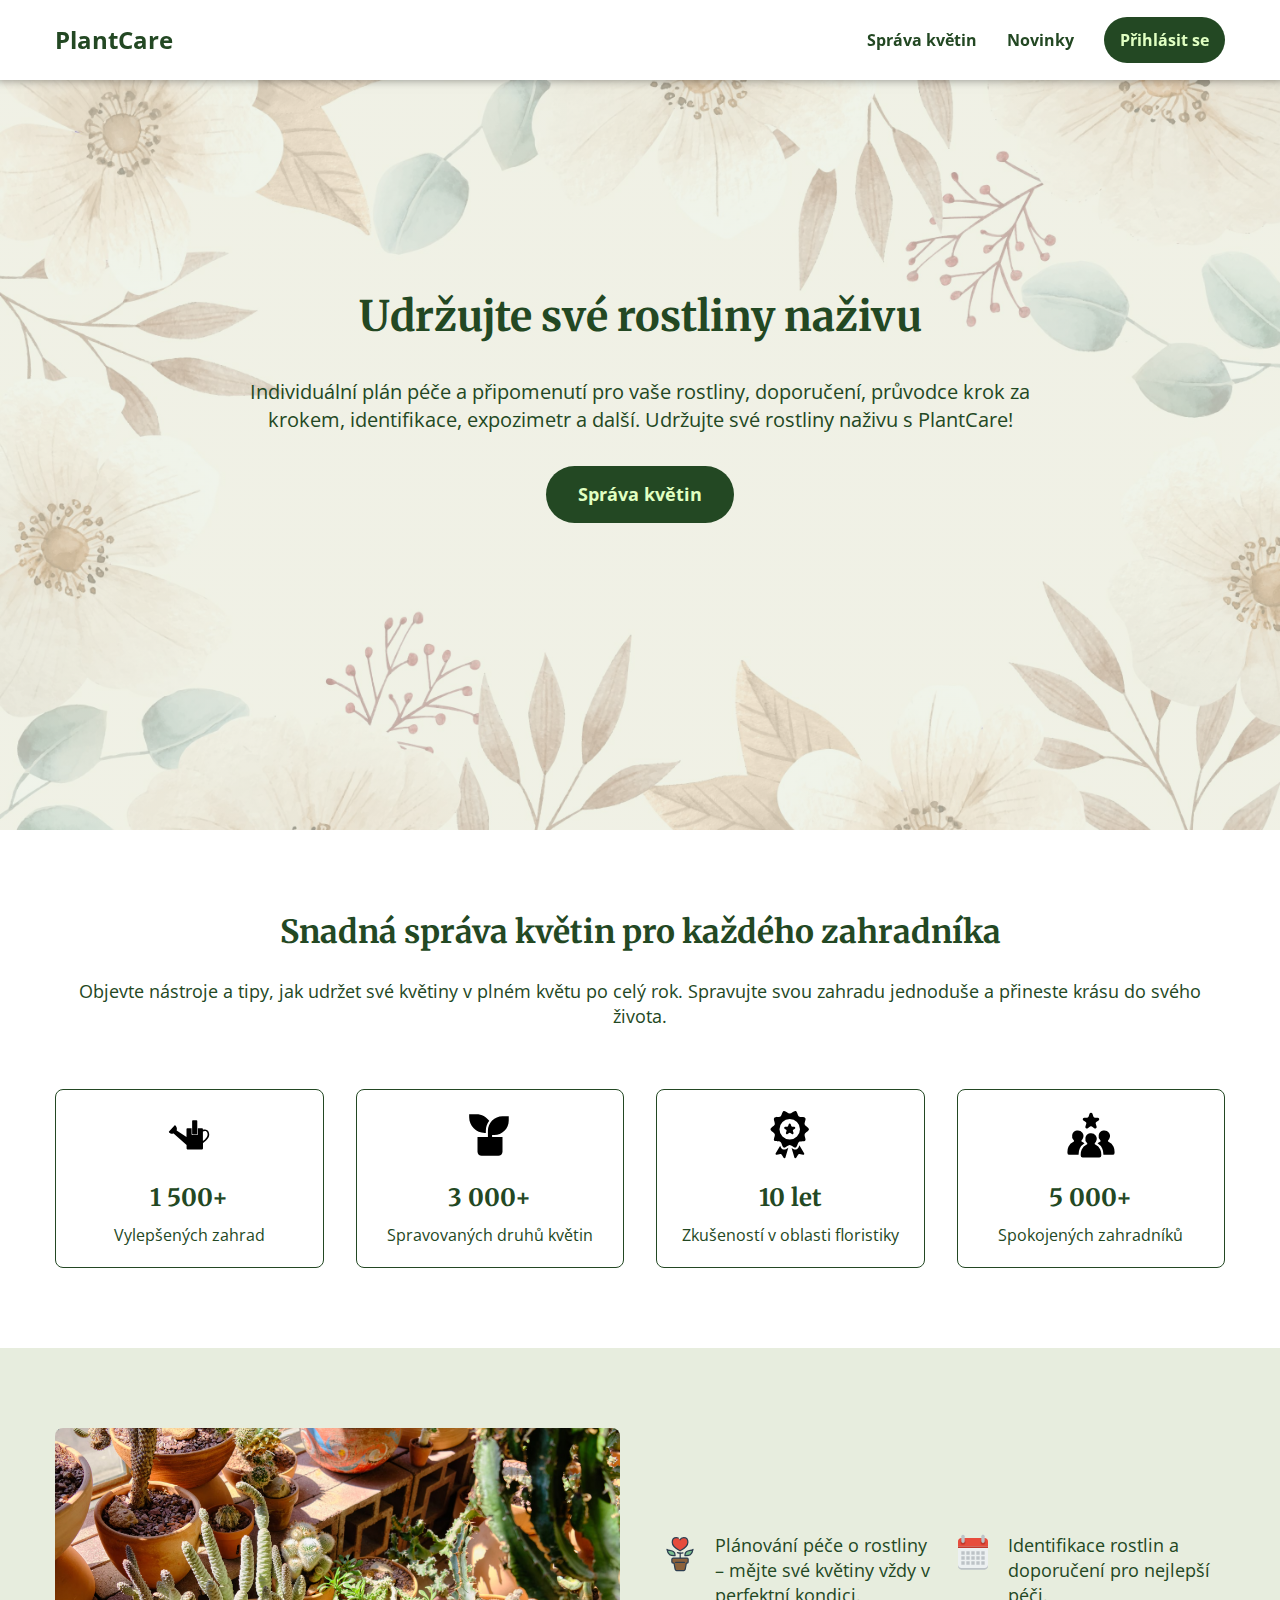
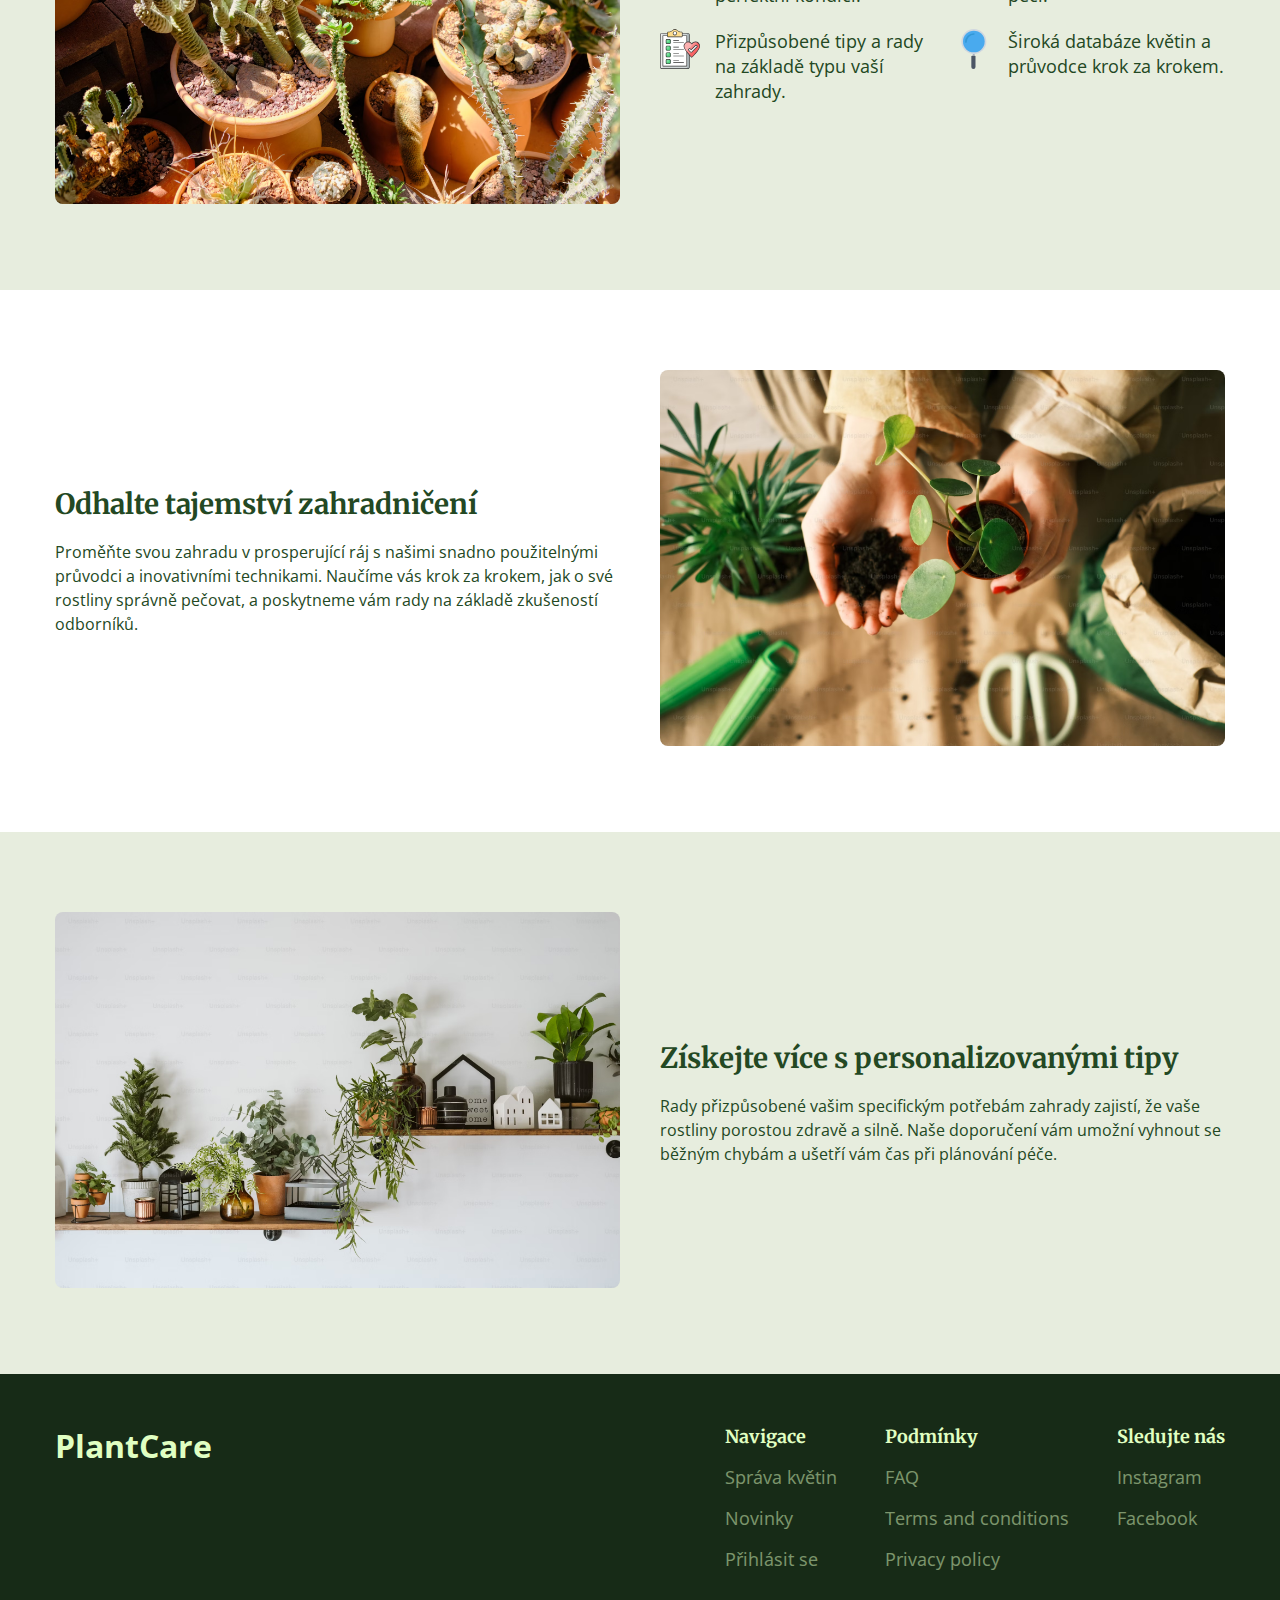
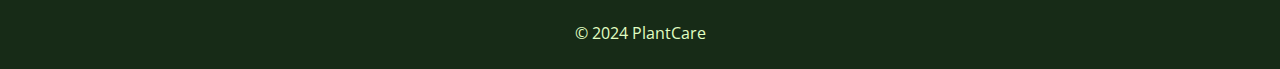
<file: index.html>
<!DOCTYPE html>
<html lang="cs">
  <head>
    <meta charset="UTF-8" />
    <meta name="viewport" content="width=device-width, initial-scale=1.0" />
    <title>PlantCare</title>
    <link rel="icon" type="image/png" href="images/favicon.png" />
    <link rel="preconnect" href="https://fonts.googleapis.com" />
    <link rel="preconnect" href="https://fonts.gstatic.com" crossorigin />
    <link
      href="https://fonts.googleapis.com/css2?family=Merriweather:ital,wght@0,300;0,400;0,700;0,900;1,300;1,400;1,700;1,900&family=Open+Sans:ital,wght@0,300..800;1,300..800&display=swap"
      rel="stylesheet"
    />
    <link rel="stylesheet" href="styles/main.css" />
    <script src="scripts/script.js" defer></script>
  </head>
  <body>
    <header class="header">
      <div class="container">
        <div class="header__inner">
          <div class="logo">
            <a href="index.html">PlantCare</a>
          </div>

          <nav class="nav">
            <div class="nav__header">
              <div class="logo">
                <a href="index.html">PlantCare</a>
              </div>

              <button
                class="mobile__menu__trigger"
                type="button"
                aria-label="Zavřít mobilní menu"
              >
                <svg
                  width="20px"
                  height="20px"
                  viewBox="0 0 48 48"
                  fill="none"
                  xmlns="http://www.w3.org/2000/svg"
                >
                  <path
                    d="m47.334 5.367-4.7-4.7L24 19.3 5.367.667l-4.7 4.7L19.3 24 .667 42.633l4.7 4.7L24 28.7l18.634 18.633 4.7-4.7L28.7 24 47.334 5.367Z"
                    fill="#224722"
                  ></path>
                </svg>
              </button>
            </div>

            <ul class="nav__menu">
              <li class="nav__menu__item">
                <a href="admin.html" class="nav__menu__link">Správa květin</a>
              </li>
              <li class="nav__menu__item">
                <a href="news.html" class="nav__menu__link">Novinky</a>
              </li>
              <li class="nav__menu__item">
                <a
                  href="login.html"
                  class="nav__menu__link nav__menu__link--login"
                >
                  Přihlásit se
                </a>
              </li>
            </ul>
          </nav>

          <button
            class="mobile__menu__burger mobile__menu__trigger"
            type="button"
            aria-label="Otevřít mobilní menu"
          >
            <svg
              width="22"
              height="13"
              viewBox="0 0 22 13"
              fill="none"
              xmlns="http://www.w3.org/2000/svg"
            >
              <path
                d="M1.54395 1.76001H20.4585"
                stroke="#224722"
                stroke-width="2"
                stroke-linecap="round"
              ></path>
              <path
                d="M1.54395 6.85254H20.4585"
                stroke="#224722"
                stroke-width="2"
                stroke-linecap="round"
              ></path>
              <path
                d="M1.54395 11.9448H20.4585"
                stroke="#224722"
                stroke-width="2"
                stroke-linecap="round"
              ></path>
            </svg>
          </button>
        </div>
      </div>
    </header>

    <main class="main">
      <section class="intro">
        <div class="container">
          <div class="intro__inner">
            <div class="intro__text__wrapper">
              <h1 class="intro__title">Udržujte své rostliny naživu</h1>
              <p class="intro__description">
                Individuální plán péče a připomenutí pro vaše rostliny,
                doporučení, průvodce krok za krokem, identifikace, expozimetr a
                další. Udržujte své rostliny naživu s PlantCare!
              </p>
              <a href="admin.html" class="intro__button"> Správa květin </a>
            </div>
          </div>
        </div>
      </section>

      <section class="stats section">
        <div class="container">
          <div class="stats__inner">
            <div class="stats__header">
              <h2 class="stats__title">
                Snadná správa květin pro každého zahradníka
              </h2>
              <p class="stats__description">
                Objevte nástroje a tipy, jak udržet své květiny v plném květu po
                celý rok. Spravujte svou zahradu jednoduše a přineste krásu do
                svého života.
              </p>
            </div>
            <div class="stats__list">
              <div class="stats__item">
                <div class="stats__icon">
                  <img
                    src="./images/icons/garden-icon.svg"
                    alt="Ikona zahrady"
                  />
                </div>
                <h3 class="stats__number">1 500+</h3>
                <p class="stats__text">Vylepšených zahrad</p>
              </div>
              <div class="stats__item">
                <div class="stats__icon">
                  <img
                    src="./images/icons/flower-icon.svg"
                    alt="Ikona květin"
                  />
                </div>
                <h3 class="stats__number">3 000+</h3>
                <p class="stats__text">Spravovaných druhů květin</p>
              </div>
              <div class="stats__item">
                <div class="stats__icon">
                  <img
                    src="./images/icons/badge-icon.svg"
                    alt="Ikona zkušeností"
                  />
                </div>
                <h3 class="stats__number">10 let</h3>
                <p class="stats__text">Zkušeností v oblasti floristiky</p>
              </div>
              <div class="stats__item">
                <div class="stats__icon">
                  <img
                    src="./images/icons/community-icon.svg"
                    alt="Ikona globálního dosahu"
                  />
                </div>
                <h3 class="stats__number">5 000+</h3>
                <p class="stats__text">Spokojených zahradníků</p>
              </div>
            </div>
          </div>
        </div>
      </section>

      <section class="features section">
        <div class="container">
          <div class="features__inner">
            <div class="features__image">
              <img
                src="./images/feature-img.avif"
                alt="Kaktusy a sukulenty v květináčích"
              />
            </div>
            <div class="features__content">
              <div class="features__item">
                <div class="features__icon">
                  <img
                    src="./images/icons/flower-color-icon.svg"
                    alt="Ikona péče o rostliny"
                  />
                </div>
                <p class="features__text">
                  Plánování péče o rostliny – mějte své květiny vždy v perfektní
                  kondici.
                </p>
              </div>
              <div class="features__item">
                <div class="features__icon">
                  <img
                    src="./images/icons/calendar-color-icon.svg"
                    alt="Ikona identifikace rostlin"
                  />
                </div>
                <p class="features__text">
                  Identifikace rostlin a doporučení pro nejlepší péči.
                </p>
              </div>
              <div class="features__item">
                <div class="features__icon">
                  <img
                    src="./images/icons/checklist-color-icon.svg"
                    alt="Ikona vlastních tipů"
                  />
                </div>
                <p class="features__text">
                  Přizpůsobené tipy a rady na základě typu vaší zahrady.
                </p>
              </div>
              <div class="features__item">
                <div class="features__icon">
                  <img
                    src="./images/icons/search-color-icon.svg"
                    alt="Ikona databáze"
                  />
                </div>
                <p class="features__text">
                  Široká databáze květin a průvodce krok za krokem.
                </p>
              </div>
            </div>
          </div>
        </div>
      </section>

      <section class="content-section content-section--white section">
        <div class="container">
          <div class="content-section__inner">
            <div class="content-section__content">
              <h2 class="content-section__title">
                Odhalte tajemství zahradničení
              </h2>
              <p class="content-section__text">
                Proměňte svou zahradu v prosperující ráj s našimi snadno
                použitelnými průvodci a inovativními technikami. Naučíme vás
                krok za krokem, jak o své rostliny správně pečovat, a poskytneme
                vám rady na základě zkušeností odborníků.
              </p>
            </div>
            <div class="content-section__image">
              <img
                src="./images/content-1.avif"
                alt="Ruce s rostlinou a hlínou"
              />
            </div>
          </div>
        </div>
      </section>

      <section class="content-section content-section--secondary section">
        <div class="container">
          <div class="content-section__inner">
            <div class="content-section__content">
              <h2 class="content-section__title">
                Získejte více s personalizovanými tipy
              </h2>
              <p class="content-section__text">
                Rady přizpůsobené vašim specifickým potřebám zahrady zajistí, že
                vaše rostliny porostou zdravě a silně. Naše doporučení vám
                umožní vyhnout se běžným chybám a ušetří vám čas při plánování
                péče.
              </p>
            </div>
            <div class="content-section__image">
              <img
                src="./images/content-2.avif"
                alt="Polička s pokojovými rostlinami"
              />
            </div>
          </div>
        </div>
      </section>
    </main>

    <footer class="footer">
      <div class="container">
        <div class="footer__inner">
          <div class="footer__logo">
            <a href="index.html">PlantCare</a>
          </div>

          <div class="footer__columns">
            <div class="footer__column">
              <h3 class="footer__column__header">Navigace</h3>

              <ul class="footer__menu">
                <li class="footer__menu-item">
                  <a href="admin.html" class="footer__menu-link">
                    Správa květin
                  </a>
                </li>
                <li class="footer__menu-item">
                  <a href="news.html" class="footer__menu-link"> Novinky </a>
                </li>
                <li class="footer__menu-item">
                  <a href="login.html" class="footer__menu-link">
                    Přihlásit se
                  </a>
                </li>
              </ul>
            </div>

            <div class="footer__column">
              <h3 class="footer__column__header">Podmínky</h3>

              <ul class="footer__menu">
                <li class="footer__menu-item">
                  <a href="#" target="__blank" class="footer__menu-link">
                    FAQ
                  </a>
                </li>
                <li class="footer__menu-item">
                  <a href="#" class="footer__menu-link">
                    Terms and conditions
                  </a>
                </li>
                <li class="footer__menu-item">
                  <a href="#" class="footer__menu-link">Privacy policy</a>
                </li>
              </ul>
            </div>

            <div class="footer__column">
              <h3 class="footer__column__header">Sledujte nás</h3>

              <ul class="footer__menu">
                <li class="footer__menu-item">
                  <a href="#" class="footer__menu-link"> Instagram </a>
                </li>
                <li class="footer__menu-item">
                  <a href="#" class="footer__menu-link"> Facebook </a>
                </li>
              </ul>
            </div>
          </div>
        </div>

        <p class="footer__copyright">© 2024 PlantCare</p>
      </div>
    </footer>
  </body>
</html>
</file>
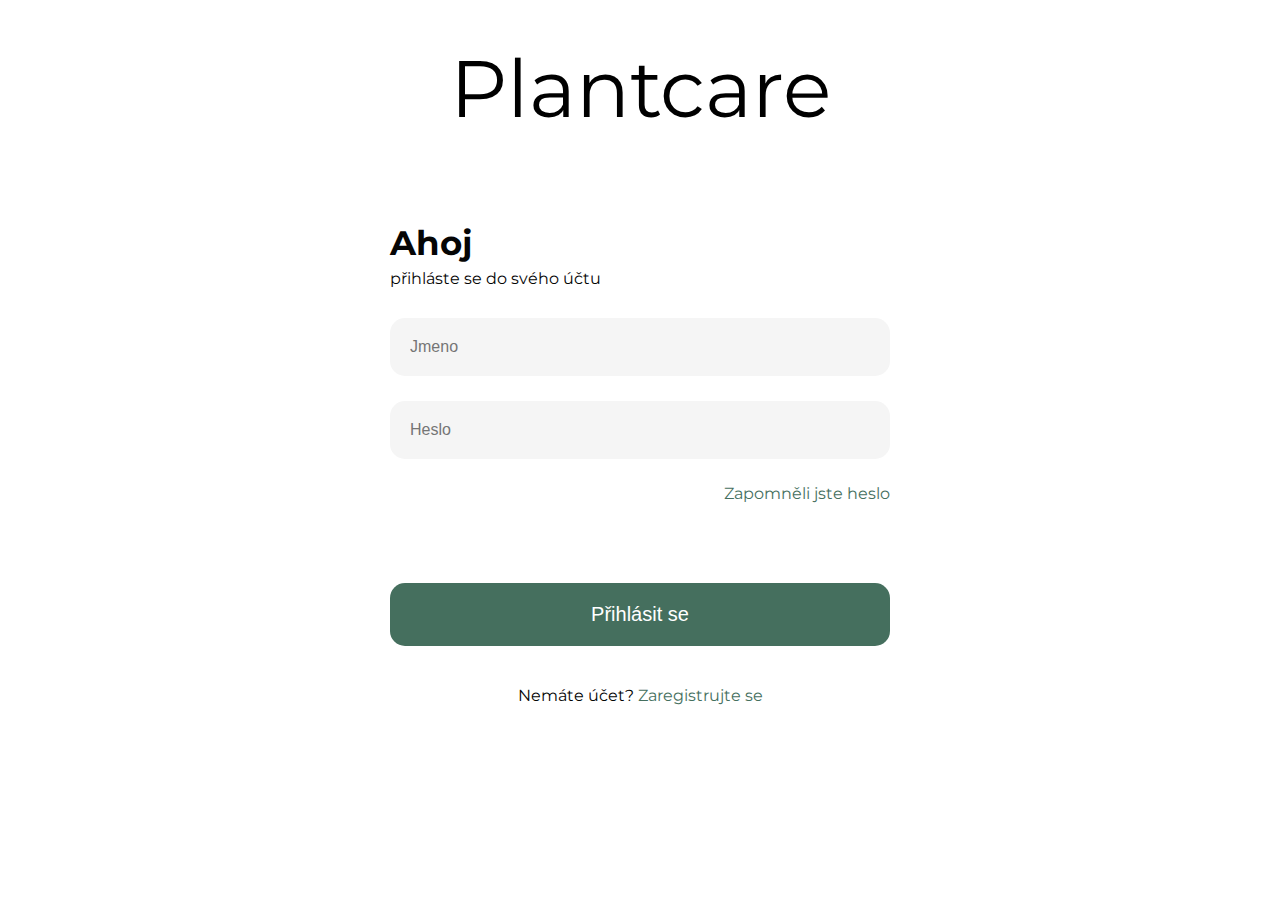
<file: landing-page/login/index.html>
<!DOCTYPE html>
<html lang="en">
    <head>
        <meta charset="UTF-8" />
        <meta name="viewport" content="width=device-width, initial-scale=1.0" />
        <title>Document</title>
        <link rel="preconnect" href="https://fonts.googleapis.com" />
        <link rel="preconnect" href="https://fonts.gstatic.com" crossorigin />
        <link
            href="https://fonts.googleapis.com/css2?family=Montserrat:ital,wght@0,100..900;1,100..900&family=Poppins:ital,wght@0,300;1,700&display=swap"
            rel="stylesheet"
        />
        <link rel="preconnect" href="https://fonts.googleapis.com" />
        <link rel="preconnect" href="https://fonts.gstatic.com" crossorigin />
        <link
            href="https://fonts.googleapis.com/css2?family=Inter:ital,opsz,wght@0,14..32,100..900;1,14..32,100..900&family=Montserrat:ital,wght@0,100..900;1,100..900&family=Poppins:ital,wght@0,300;1,700&display=swap"
            rel="stylesheet"
        />
        <link rel="stylesheet" href="./style.css" />
    </head>
    <body>
        <!--<div class="login-image">
    <img src="./images/login.png" alt="Title image">
  </div>-->
        <div class="logo">Plantcare</div>
        <main class="login">
            <div class="login-message">
                <span class="greeting">Ahoj</span>
                <span>přihláste se do svého účtu</span>
            </div>
            <form class="login-form" action="">
                <input type="text" placeholder="Jmeno" />
                <input type="password" placeholder="Heslo" />
                <a class="link forget" href="#" class="login-forget"
                    >Zapomněli jste heslo</a
                >
                <button class="login-submit" type="submit">Přihlásit se</button>
            </form>
            <div class="sign-in-block">
                <span>Nemáte účet?</span>
                <a class="link signup" href="#" class="register"
                    >Zaregistrujte se</a
                >
            </div>
        </main>
    </body>
</html>
</file>
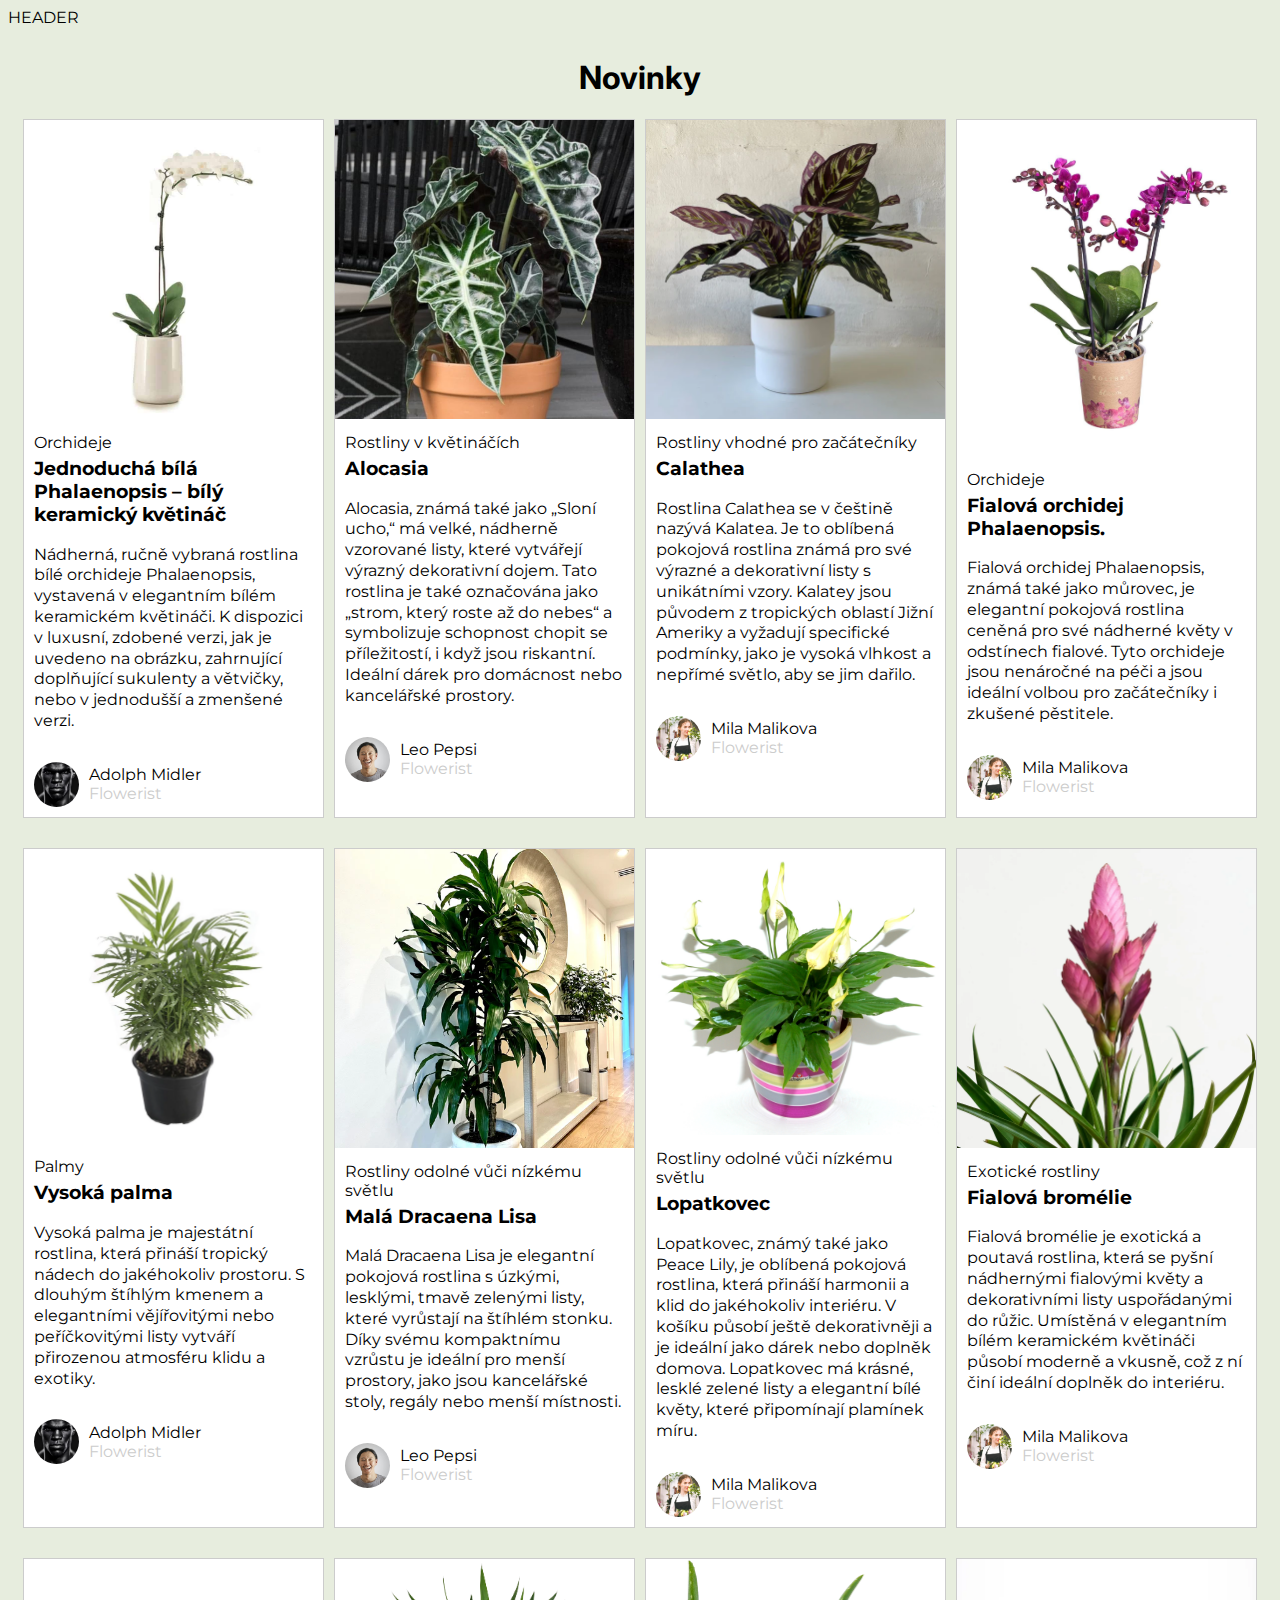
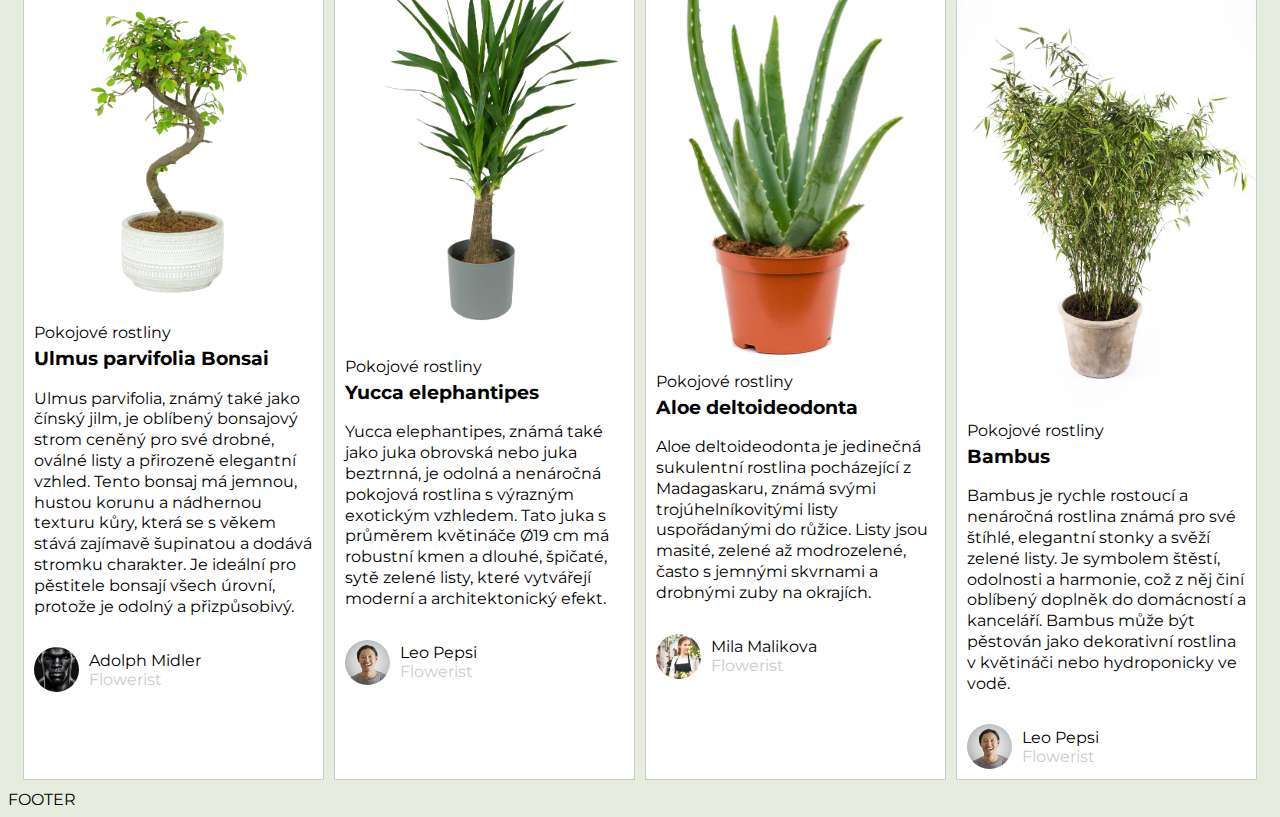
<file: landing-page/news/index.html>
<!DOCTYPE html>
<html lang="en">
    <head>
        <meta charset="UTF-8" />
        <meta name="viewport" content="width=device-width, initial-scale=1.0" />
        <title>Document</title>
        <link rel="preconnect" href="https://fonts.googleapis.com" />
        <link rel="preconnect" href="https://fonts.gstatic.com" crossorigin />
        <link
            href="https://fonts.googleapis.com/css2?family=Montserrat:ital,wght@0,100..900;1,100..900&family=Poppins:ital,wght@0,300;1,700&display=swap"
            rel="stylesheet"
        />
        <link rel="preconnect" href="https://fonts.googleapis.com" />
        <link rel="preconnect" href="https://fonts.gstatic.com" crossorigin />
        <link
            href="https://fonts.googleapis.com/css2?family=Inter:ital,opsz,wght@0,14..32,100..900;1,14..32,100..900&family=Montserrat:ital,wght@0,100..900;1,100..900&family=Poppins:ital,wght@0,300;1,700&display=swap"
            rel="stylesheet"
        />
        <link rel="stylesheet" href="./style.css" />
    </head>
    <body>
        <header>HEADER</header>
        <main class="news-page">
            <div class="container">
                <h1>Novinky</h1>
                <div class="proucts-list">
                    <div class="product">
                        <a class="link" href="#">
                            <div class="product-image">
                                <img
                                    src="./images/orchid1.png"
                                    alt="Plant orchid"
                                />
                            </div>
                        </a>
                        <div class="product-bottom">
                            <a href="" class="product-category">Orchideje</a>
                            <a class="link" href="#">
                                <h3 class="product-title">
                                    Jednoduchá bílá Phalaenopsis – bílý
                                    keramický květináč
                                </h3>
                            </a>
                            <div class="product-description">
                                Nádherná, ručně vybraná rostlina bílé orchideje
                                Phalaenopsis, vystavená v elegantním bílém
                                keramickém květináči. K dispozici v luxusní,
                                zdobené verzi, jak je uvedeno na obrázku,
                                zahrnující doplňující sukulenty a větvičky, nebo
                                v jednodušší a zmenšené verzi.
                            </div>
                            <div class="product-flowerist">
                                <div class="flowerist-image">
                                    <img
                                        src="./images/adolph.png"
                                        alt="Flowerist"
                                    />
                                </div>
                                <div class="flowerist-info">
                                    <div class="flowerist-name">
                                        Adolph Midler
                                    </div>
                                    <div class="flowerist-occupation">
                                        Flowerist
                                    </div>
                                </div>
                            </div>
                        </div>
                    </div>
                    <div class="product">
                        <a class="link" href="#">
                            <div class="product-image">
                                <img
                                    src="./images/alocasia.png"
                                    alt="Plant alocasia"
                                />
                            </div>
                        </a>
                        <div class="product-bottom">
                            <a href="" class="product-category">
                                Rostliny v květináčích
                            </a>
                            <a class="link" href="#">
                                <h3 class="product-title">Alocasia</h3>
                            </a>
                            <div class="product-description">
                                Alocasia, známá také jako „Sloní ucho,“ má
                                velké, nádherně vzorované listy, které vytvářejí
                                výrazný dekorativní dojem. Tato rostlina je také
                                označována jako „strom, který roste až do nebes“
                                a symbolizuje schopnost chopit se příležitostí,
                                i když jsou riskantní. Ideální dárek pro
                                domácnost nebo kancelářské prostory.
                            </div>
                            <div class="product-flowerist">
                                <div class="flowerist-image">
                                    <img
                                        src="./images/leo.png"
                                        alt="Flowerist"
                                    />
                                </div>
                                <div class="flowerist-info">
                                    <div class="flowerist-name">Leo Pepsi</div>
                                    <div class="flowerist-occupation">
                                        Flowerist
                                    </div>
                                </div>
                            </div>
                        </div>
                    </div>
                    <div class="product">
                        <a class="link" href="#">
                            <div class="product-image">
                                <img src="./images/calathea.png" alt="Plant" />
                            </div>
                        </a>
                        <div class="product-bottom">
                            <a href="" class="product-category">
                                Rostliny vhodné pro začátečníky
                            </a>
                            <a class="link" href="#">
                                <h3 class="product-title">Calathea</h3>
                            </a>
                            <div class="product-description">
                                Rostlina Calathea se v češtině nazývá Kalatea.
                                Je to oblíbená pokojová rostlina známá pro své
                                výrazné a dekorativní listy s unikátními vzory.
                                Kalatey jsou původem z tropických oblastí Jižní
                                Ameriky a vyžadují specifické podmínky, jako je
                                vysoká vlhkost a nepřímé světlo, aby se jim
                                dařilo.
                            </div>
                            <div class="product-flowerist">
                                <div class="flowerist-image">
                                    <img
                                        src="./images/mila.png"
                                        alt="Flowerist"
                                    />
                                </div>
                                <div class="flowerist-info">
                                    <div class="flowerist-name">
                                        Mila Malikova
                                    </div>
                                    <div class="flowerist-occupation">
                                        Flowerist
                                    </div>
                                </div>
                            </div>
                        </div>
                    </div>
                    <div class="product">
                        <a class="link" href="#">
                            <div class="product-image">
                                <img src="./images/fial.png" alt="Plant" />
                            </div>
                        </a>
                        <div class="product-bottom">
                            <a href="" class="product-category">Orchideje</a>
                            <a class="link" href="#">
                                <h3 class="product-title">
                                    Fialová orchidej Phalaenopsis.
                                </h3>
                            </a>
                            <div class="product-description">
                                Fialová orchidej Phalaenopsis, známá také jako
                                můrovec, je elegantní pokojová rostlina ceněná
                                pro své nádherné květy v odstínech fialové. Tyto
                                orchideje jsou nenáročné na péči a jsou ideální
                                volbou pro začátečníky i zkušené pěstitele.
                            </div>
                            <div class="product-flowerist">
                                <div class="flowerist-image">
                                    <img
                                        src="./images/mila.png"
                                        alt="Flowerist"
                                    />
                                </div>
                                <div class="flowerist-info">
                                    <div class="flowerist-name">
                                        Mila Malikova
                                    </div>
                                    <div class="flowerist-occupation">
                                        Flowerist
                                    </div>
                                </div>
                            </div>
                        </div>
                    </div>
                    <div class="product">
                        <a class="link" href="#">
                            <div class="product-image">
                                <img src="./images/palm.png" alt="Plant" />
                            </div>
                        </a>
                        <div class="product-bottom">
                            <a href="" class="product-category">Palmy</a>
                            <a class="link" href="#">
                                <h3 class="product-title">Vysoká palma</h3>
                            </a>
                            <div class="product-description">
                                Vysoká palma je majestátní rostlina, která
                                přináší tropický nádech do jakéhokoliv prostoru.
                                S dlouhým štíhlým kmenem a elegantními
                                vějířovitými nebo peříčkovitými listy vytváří
                                přirozenou atmosféru klidu a exotiky.
                            </div>
                            <div class="product-flowerist">
                                <div class="flowerist-image">
                                    <img
                                        src="./images/adolph.png"
                                        alt="Flowerist"
                                    />
                                </div>
                                <div class="flowerist-info">
                                    <div class="flowerist-name">
                                        Adolph Midler
                                    </div>
                                    <div class="flowerist-occupation">
                                        Flowerist
                                    </div>
                                </div>
                            </div>
                        </div>
                    </div>
                    <div class="product">
                        <a class="link" href="#">
                            <div class="product-image">
                                <img src="./images/lisa.png" alt="Plant" />
                            </div>
                        </a>
                        <div class="product-bottom">
                            <a href="" class="product-category">
                                Rostliny odolné vůči nízkému světlu
                            </a>
                            <a class="link" href="#">
                                <h3 class="product-title">
                                    Malá Dracaena Lisa
                                </h3>
                            </a>
                            <div class="product-description">
                                Malá Dracaena Lisa je elegantní pokojová
                                rostlina s úzkými, lesklými, tmavě zelenými
                                listy, které vyrůstají na štíhlém stonku. Díky
                                svému kompaktnímu vzrůstu je ideální pro menší
                                prostory, jako jsou kancelářské stoly, regály
                                nebo menší místnosti.
                            </div>
                            <div class="product-flowerist">
                                <div class="flowerist-image">
                                    <img
                                        src="./images/leo.png"
                                        alt="Flowerist"
                                    />
                                </div>
                                <div class="flowerist-info">
                                    <div class="flowerist-name">Leo Pepsi</div>
                                    <div class="flowerist-occupation">
                                        Flowerist
                                    </div>
                                </div>
                            </div>
                        </div>
                    </div>
                    <div class="product">
                        <a class="link" href="#">
                            <div class="product-image">
                                <img src="./images/lopat.png" alt="Plant" />
                            </div>
                        </a>
                        <div class="product-bottom">
                            <a href="" class="product-category">
                                Rostliny odolné vůči nízkému světlu
                            </a>
                            <a class="link" href="#">
                                <h3 class="product-title">Lopatkovec</h3>
                            </a>
                            <div class="product-description">
                                Lopatkovec, známý také jako Peace Lily, je
                                oblíbená pokojová rostlina, která přináší
                                harmonii a klid do jakéhokoliv interiéru. V
                                košíku působí ještě dekorativněji a je ideální
                                jako dárek nebo doplněk domova. Lopatkovec má
                                krásné, lesklé zelené listy a elegantní bílé
                                květy, které připomínají plamínek míru.
                            </div>
                            <div class="product-flowerist">
                                <div class="flowerist-image">
                                    <img
                                        src="./images/mila.png"
                                        alt="Flowerist"
                                    />
                                </div>
                                <div class="flowerist-info">
                                    <div class="flowerist-name">
                                        Mila Malikova
                                    </div>
                                    <div class="flowerist-occupation">
                                        Flowerist
                                    </div>
                                </div>
                            </div>
                        </div>
                    </div>
                    <div class="product">
                        <a class="link" href="#">
                            <div class="product-image">
                                <img src="./images/brom.png" alt="Plant" />
                            </div>
                        </a>
                        <div class="product-bottom">
                            <a href="" class="product-category">
                                Exotické rostliny
                            </a>
                            <a class="link" href="#">
                                <h3 class="product-title">Fialová bromélie</h3>
                            </a>
                            <div class="product-description">
                                Fialová bromélie je exotická a poutavá rostlina,
                                která se pyšní nádhernými fialovými květy a
                                dekorativními listy uspořádanými do růžic.
                                Umístěná v elegantním bílém keramickém květináči
                                působí moderně a vkusně, což z ní činí ideální
                                doplněk do interiéru. 
                            </div>
                            <div class="product-flowerist">
                                <div class="flowerist-image">
                                    <img
                                        src="./images/mila.png"
                                        alt="Flowerist"
                                    />
                                </div>
                                <div class="flowerist-info">
                                    <div class="flowerist-name">
                                        Mila Malikova
                                    </div>
                                    <div class="flowerist-occupation">
                                        Flowerist
                                    </div>
                                </div>
                            </div>
                        </div>
                    </div>
                    <div class="product">
                        <a class="link" href="#">
                            <div class="product-image">
                                <img src="./images/bansai.png" alt="Plant" />
                            </div>
                        </a>
                        <div class="product-bottom">
                            <a href="" class="product-category">
                                Pokojové rostliny
                            </a>
                            <a class="link" href="#">
                                <h3 class="product-title">
                                    Ulmus parvifolia Bonsai
                                </h3>
                            </a>
                            <div class="product-description">
                                Ulmus parvifolia, známý také jako čínský jilm,
                                je oblíbený bonsajový strom ceněný pro své
                                drobné, oválné listy a přirozeně elegantní
                                vzhled. Tento bonsaj má jemnou, hustou korunu a
                                nádhernou texturu kůry, která se s věkem stává
                                zajímavě šupinatou a dodává stromku charakter.
                                Je ideální pro pěstitele bonsají všech úrovní,
                                protože je odolný a přizpůsobivý. 
                            </div>
                            <div class="product-flowerist">
                                <div class="flowerist-image">
                                    <img
                                        src="./images/adolph.png"
                                        alt="Flowerist"
                                    />
                                </div>
                                <div class="flowerist-info">
                                    <div class="flowerist-name">
                                        Adolph Midler
                                    </div>
                                    <div class="flowerist-occupation">
                                        Flowerist
                                    </div>
                                </div>
                            </div>
                        </div>
                    </div>
                    <div class="product">
                        <a class="link" href="#">
                            <div class="product-image">
                                <img src="./images/yucca.png" alt="Plant" />
                            </div>
                        </a>
                        <div class="product-bottom">
                            <a href="" class="product-category">
                                Pokojové rostliny
                            </a>
                            <a class="link" href="#">
                                <h3 class="product-title">
                                    Yucca elephantipes
                                </h3>
                            </a>
                            <div class="product-description">
                                Yucca elephantipes, známá také jako juka
                                obrovská nebo juka beztrnná, je odolná a
                                nenáročná pokojová rostlina s výrazným exotickým
                                vzhledem. Tato juka s průměrem květináče Ø19 cm
                                má robustní kmen a dlouhé, špičaté, sytě zelené
                                listy, které vytvářejí moderní a architektonický
                                efekt. 
                            </div>
                            <div class="product-flowerist">
                                <div class="flowerist-image">
                                    <img
                                        src="./images/leo.png"
                                        alt="Flowerist"
                                    />
                                </div>
                                <div class="flowerist-info">
                                    <div class="flowerist-name">Leo Pepsi</div>
                                    <div class="flowerist-occupation">
                                        Flowerist
                                    </div>
                                </div>
                            </div>
                        </div>
                    </div>
                    <div class="product">
                        <a class="link" href="#">
                            <div class="product-image">
                                <img src="./images/aloe.png" alt="Plant" />
                            </div>
                        </a>
                        <div class="product-bottom">
                            <a href="" class="product-category">
                                Pokojové rostliny
                            </a>
                            <a class="link" href="#">
                                <h3 class="product-title">
                                    Aloe deltoideodonta
                                </h3>
                            </a>
                            <div class="product-description">
                                Aloe deltoideodonta je jedinečná sukulentní
                                rostlina pocházející z Madagaskaru, známá svými
                                trojúhelníkovitými listy uspořádanými do růžice.
                                Listy jsou masité, zelené až modrozelené, často
                                s jemnými skvrnami a drobnými zuby na okrajích.
                                
                            </div>
                            <div class="product-flowerist">
                                <div class="flowerist-image">
                                    <img
                                        src="./images/mila.png"
                                        alt="Flowerist"
                                    />
                                </div>
                                <div class="flowerist-info">
                                    <div class="flowerist-name">
                                        Mila Malikova
                                    </div>
                                    <div class="flowerist-occupation">
                                        Flowerist
                                    </div>
                                </div>
                            </div>
                        </div>
                    </div>
                    <div class="product">
                        <a class="link" href="#">
                            <div class="product-image">
                                <img src="./images/bambus.png" alt="Plant" />
                            </div>
                        </a>
                        <div class="product-bottom">
                            <a href="" class="product-category">
                                Pokojové rostliny
                            </a>
                            <a class="link" href="#">
                                <h3 class="product-title">Bambus</h3>
                            </a>
                            <div class="product-description">
                                Bambus je rychle rostoucí a nenáročná rostlina
                                známá pro své štíhlé, elegantní stonky a svěží
                                zelené listy. Je symbolem štěstí, odolnosti a
                                harmonie, což z něj činí oblíbený doplněk do
                                domácností a kanceláří. Bambus může být pěstován
                                jako dekorativní rostlina v květináči nebo
                                hydroponicky ve vodě. 
                            </div>
                            <div class="product-flowerist">
                                <div class="flowerist-image">
                                    <img
                                        src="./images/leo.png"
                                        alt="Flowerist"
                                    />
                                </div>
                                <div class="flowerist-info">
                                    <div class="flowerist-name">Leo Pepsi</div>
                                    <div class="flowerist-occupation">
                                        Flowerist
                                    </div>
                                </div>
                            </div>
                        </div>
                    </div>
                </div>
            </div>
        </main>
        <footer>FOOTER</footer>
    </body>
</html>
</file>
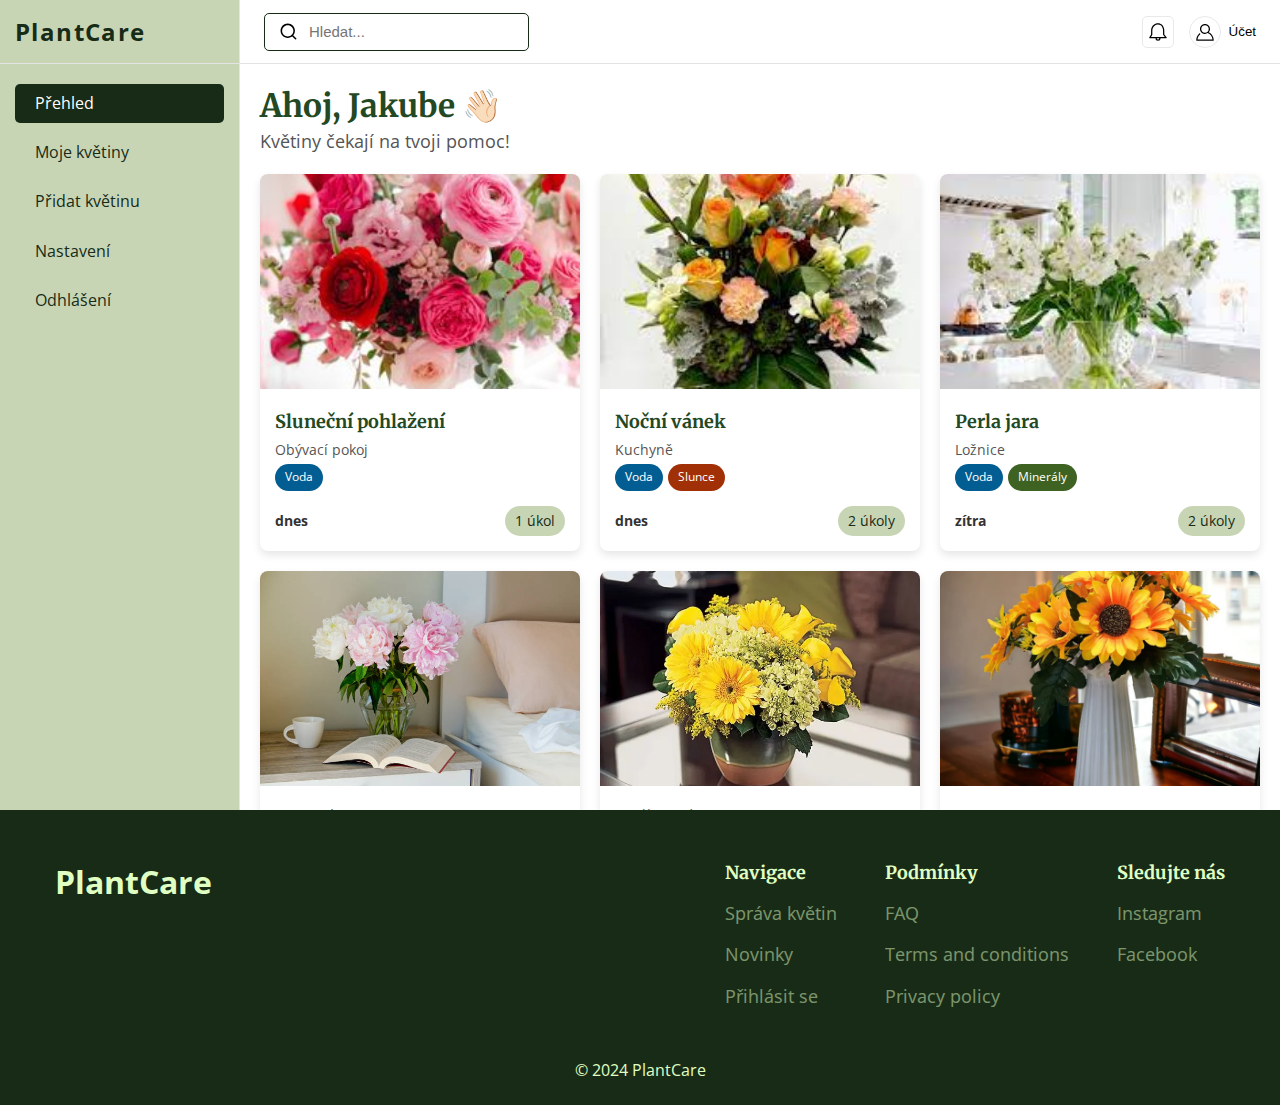
<file: admin.html>
<!DOCTYPE html>
<html lang="cs">
  <head>
    <meta charset="UTF-8" />
    <meta name="viewport" content="width=device-width, initial-scale=1.0" />
    <title>PlantCare</title>
    <link rel="icon" type="image/png" href="images/favicon.png" />
    <link rel="preconnect" href="https://fonts.googleapis.com" />
    <link rel="preconnect" href="https://fonts.gstatic.com" crossorigin />
    <link
      href="https://fonts.googleapis.com/css2?family=Merriweather:ital,wght@0,300;0,400;0,700;0,900;1,300;1,400;1,700;1,900&family=Open+Sans:ital,wght@0,300..800;1,300..800&display=swap"
      rel="stylesheet"
    />
    <link rel="stylesheet" href="styles/main.css" />
    <script src="scripts/script.js" defer></script>
    <script src="scripts/admin.js" defer></script>
  </head>
  <body>
    <div class="dashboard">
      <aside class="sidebar">
        <div class="sidebar__inner">
          <div class="sidebar__header">
            <div class="sidebar__logo">
              <a href="index.html">PlantCare</a>
            </div>

            <button
              class="sidebar__header__close sidebar__mobile__trigger"
              type="button"
              aria-label="Zavřít mobilní menu"
            >
              <svg
                width="20px"
                height="20px"
                viewBox="0 0 48 48"
                fill="none"
                xmlns="http://www.w3.org/2000/svg"
              >
                <path
                  d="m47.334 5.367-4.7-4.7L24 19.3 5.367.667l-4.7 4.7L19.3 24 .667 42.633l4.7 4.7L24 28.7l18.634 18.633 4.7-4.7L28.7 24 47.334 5.367Z"
                  fill="#224722"
                ></path>
              </svg>
            </button>
          </div>

          <nav class="sidebar__menu">
            <ul>
              <li
                class="sidebar-triger sidebar__item active"
                data-target="overview"
              >
                Přehled
              </li>
              <li class="sidebar-triger sidebar__item" data-target="my-flowers">
                Moje květiny
              </li>
              <li class="sidebar-triger sidebar__item" data-target="add-flower">
                Přidat květinu
              </li>
              <li class="sidebar-triger sidebar__item" data-target="settings">
                Nastavení
              </li>
              <li class="sidebar__item">
                <a href="index.html"> Odhlášení </a>
              </li>
            </ul>
          </nav>
        </div>
      </aside>

      <main class="dashboard__main">
        <header class="dashboard__header">
          <div class="dashboard__header-left">
            <button
              class="dashboard__header__burger sidebar__mobile__trigger"
              type="button"
              aria-label="Otevřít mobilní menu"
            >
              <svg
                width="22"
                height="13"
                viewBox="0 0 22 13"
                fill="none"
                xmlns="http://www.w3.org/2000/svg"
              >
                <path
                  d="M1.54395 1.76001H20.4585"
                  stroke="#224722"
                  stroke-width="2"
                  stroke-linecap="round"
                ></path>
                <path
                  d="M1.54395 6.85254H20.4585"
                  stroke="#224722"
                  stroke-width="2"
                  stroke-linecap="round"
                ></path>
                <path
                  d="M1.54395 11.9448H20.4585"
                  stroke="#224722"
                  stroke-width="2"
                  stroke-linecap="round"
                ></path>
              </svg>
            </button>

            <div class="dashboard__search">
              <form class="dashboard__search__form" action="" method="get">
                <button
                  class="dashboard__search__button"
                  type="submit"
                  aria-label="Hledat"
                >
                  <span class="icon dashboard__search__icon">
                    <svg
                      width="24px"
                      height="24px"
                      version="1.1"
                      viewBox="0 0 64 64"
                      xmlns="http://www.w3.org/2000/svg"
                      xmlns:xlink="http://www.w3.org/1999/xlink"
                    >
                      <g
                        fill="none"
                        fill-rule="evenodd"
                        stroke="none"
                        stroke-width="1"
                      >
                        <g
                          fill="currentColor"
                          transform="translate(5.000000, 5.000000)"
                        >
                          <path
                            d="M23,0 C10.2974508,0 0,10.2974508 0,23 C0,35.7025492 10.2974508,46 23,46 C35.7025492,46 46,35.7025492 46,23 C46,10.2974508 35.7025492,0 23,0 Z M23,5 C32.9411255,5 41,13.0588745 41,23 C41,32.9411255 32.9411255,41 23,41 C13.0588745,41 5,32.9411255 5,23 C5,13.0588745 13.0588745,5 23,5 Z"
                            fill-rule="nonzero"
                          />
                          <path
                            d="M35.9289322,36.4289322 C36.9052429,35.4526215 38.4881554,35.4526215 39.4644661,36.4289322 L50.0710678,47.0355339 C51.0473785,48.0118446 51.0473785,49.5947571 50.0710678,50.5710678 C49.0947571,51.5473785 47.5118446,51.5473785 46.5355339,50.5710678 L35.9289322,39.9644661 C34.9526215,38.9881554 34.9526215,37.4052429 35.9289322,36.4289322 Z"
                          />
                        </g>
                      </g>
                    </svg>
                  </span>
                </button>
                <label
                  for="dashboard-search"
                  class="dashboard__visually-hidden"
                >
                  Hledat
                </label>
                <input
                  id="dashboard-search"
                  class="dashboard__search__input"
                  type="search"
                  autocomplete="off"
                  placeholder="Hledat..."
                />
              </form>
            </div>
          </div>
          <div class="dashboard__header-right">
            <button
              class="dashboard__notifications"
              type="button"
              aria-label="Zobrazit oznámení"
            >
              <span class="icon dashboard__notifications__icon">
                <svg viewBox="0 0 32 32" xmlns="http://www.w3.org/2000/svg">
                  <g>
                    <path
                      d="M29.78,24.37l-3.65-4.48L26,12a1,1,0,0,0,0-.16C24.85,5.58,21.21,2,16,2,10.5,2,6.08,6,5,11.82A1,1,0,0,0,5,12l-.13,8L2.14,24.48a1,1,0,0,0,0,1A1,1,0,0,0,3,26h9a4,4,0,0,0,8,0h9a1,1,0,0,0,.9-.57A1,1,0,0,0,29.78,24.37ZM16,28a2,2,0,0,1-2-2h4A2,2,0,0,1,16,28ZM4.77,24l2-3.24a1,1,0,0,0,.14-.5L7,12.1C7.91,7.25,11.52,4,16,4c5.63,0,7.43,5,8,8.1l.14,8.16a1,1,0,0,0,.22.62L26.9,24Z"
                    />
                  </g>
                </svg>
              </span>
            </button>

            <button class="dashboard__user">
              <div class="dashboard__user__inner">
                <span class="icon dashboard__user__icon">
                  <svg
                    enable-background="new 0 0 32 32"
                    height="32px"
                    version="1.1"
                    viewBox="0 0 32 32"
                    width="32px"
                    xml:space="preserve"
                    xmlns="http://www.w3.org/2000/svg"
                    xmlns:xlink="http://www.w3.org/1999/xlink"
                  >
                    <g>
                      <polyline
                        fill="none"
                        points="649,137.999 675,137.999 675,155.999 661,155.999"
                        stroke="#FFFFFF"
                        stroke-linecap="round"
                        stroke-linejoin="round"
                        stroke-miterlimit="10"
                        stroke-width="2"
                      />
                      <polyline
                        fill="none"
                        points="653,155.999 649,155.999 649,141.999"
                        stroke="#FFFFFF"
                        stroke-linecap="round"
                        stroke-linejoin="round"
                        stroke-miterlimit="10"
                        stroke-width="2"
                      />
                      <polyline
                        fill="none"
                        points="661,156 653,162 653,156"
                        stroke="#FFFFFF"
                        stroke-linecap="round"
                        stroke-linejoin="round"
                        stroke-miterlimit="10"
                        stroke-width="2"
                      />
                    </g>
                    <path
                      d="M21.947,16.332C23.219,14.915,24,13.049,24,11c0-4.411-3.589-8-8-8s-8,3.589-8,8s3.589,8,8,8  c1.555,0,3.003-0.453,4.233-1.224c4.35,1.639,7.345,5.62,7.726,10.224H4.042c0.259-3.099,1.713-5.989,4.078-8.051  c0.417-0.363,0.46-0.994,0.097-1.411c-0.362-0.416-0.994-0.46-1.411-0.097C3.751,21.103,2,24.951,2,29c0,0.553,0.448,1,1,1h26  c0.553,0,1-0.447,1-1C30,23.514,26.82,18.615,21.947,16.332z M10,11c0-3.309,2.691-6,6-6s6,2.691,6,6s-2.691,6-6,6S10,14.309,10,11z  "
                    />
                  </svg>
                </span>
              </div>

              <div class="dashboard__user__name">Účet</div>
            </button>
          </div>
        </header>

        <div class="main__inner">
          <div class="content active" id="overview">
            <div class="tasks__wrapper">
              <div class="tasks__text">
                <h2 class="tasks__title">Ahoj, Jakube 👋🏻</h2>
                <p class="tasks__annotation">Květiny čekají na tvoji pomoc!</p>
              </div>

              <div class="task-cards">
                <div class="task-card__wrapper">
                  <div class="task-card">
                    <div class="task-card__image">
                      <img
                        src="./images/flowers/image1.jpg"
                        alt="Sluneční pohlažení"
                      />
                    </div>
                    <div class="task-card__details">
                      <h3 class="task-card__title">Sluneční pohlažení</h3>
                      <p class="task-card__room">Obývací pokoj</p>
                      <div class="task-card__tags">
                        <span class="task-card__tag tag-water">Voda</span>
                      </div>
                    </div>
                  </div>

                  <div class="task-card__top">
                    <div class="task-card__date">dnes</div>
                    <div class="task-card__task-count">1 úkol</div>
                  </div>
                </div>

                <div class="task-card__wrapper">
                  <div class="task-card">
                    <div class="task-card__image">
                      <img
                        src="./images/flowers/image2.jpeg"
                        alt="Noční vánek"
                      />
                    </div>
                    <div class="task-card__details">
                      <h3 class="task-card__title">Noční vánek</h3>
                      <p class="task-card__room">Kuchyně</p>
                      <div class="task-card__tags">
                        <span class="task-card__tag tag-water">Voda</span>
                        <span class="task-card__tag tag-sun">Slunce</span>
                      </div>
                    </div>
                  </div>
                  <div class="task-card__top">
                    <div class="task-card__date">dnes</div>
                    <div class="task-card__task-count">2 úkoly</div>
                  </div>
                </div>
                <div class="task-card__wrapper">
                  <div class="task-card">
                    <div class="task-card__image">
                      <img
                        src="./images/flowers/image3.jpeg"
                        alt="Perla jara"
                      />
                    </div>
                    <div class="task-card__details">
                      <h3 class="task-card__title">Perla jara</h3>
                      <p class="task-card__room">Ložnice</p>
                      <div class="task-card__tags">
                        <span class="task-card__tag tag-water">Voda</span>
                        <span class="task-card__tag tag-minerals"
                          >Minerály</span
                        >
                      </div>
                    </div>
                  </div>
                  <div class="task-card__top">
                    <div class="task-card__date">zítra</div>
                    <div class="task-card__task-count">2 úkoly</div>
                  </div>
                </div>
                <div class="task-card__wrapper">
                  <div class="task-card">
                    <div class="task-card__image">
                      <img
                        src="./images/flowers/image4.jpg"
                        alt="Zelená duha"
                      />
                    </div>
                    <div class="task-card__details">
                      <h3 class="task-card__title">Zelená duha</h3>
                      <p class="task-card__room">Pracovna</p>
                      <div class="task-card__tags">
                        <span class="task-card__tag tag-water">Voda</span>
                        <span class="task-card__tag tag-sun">Slunce</span>
                        <span class="task-card__tag tag-fertilizer"
                          >Hnojivo</span
                        >
                      </div>
                    </div>
                  </div>
                  <div class="task-card__top">
                    <div class="task-card__date">za 3 dny</div>
                    <div class="task-card__task-count">3 úkoly</div>
                  </div>
                </div>
                <div class="task-card__wrapper">
                  <div class="task-card">
                    <div class="task-card__image">
                      <img
                        src="./images/flowers/image5.webp"
                        alt="Hvězdné nebe"
                      />
                    </div>
                    <div class="task-card__details">
                      <h3 class="task-card__title">Hvězdné nebe</h3>
                      <p class="task-card__room">Terasa</p>
                      <div class="task-card__tags">
                        <span class="task-card__tag tag-water">Voda</span>
                        <span class="task-card__tag tag-sun">Slunce</span>
                        <span class="task-card__tag tag-fertilizer"
                          >Hnojivo</span
                        >
                        <span class="task-card__tag tag-minerals"
                          >Minerály</span
                        >
                      </div>
                    </div>
                  </div>
                  <div class="task-card__top">
                    <div class="task-card__date">za 4 dny</div>
                    <div class="task-card__task-count">4 úkoly</div>
                  </div>
                </div>
                <div class="task-card__wrapper">
                  <div class="task-card">
                    <div class="task-card__image">
                      <img
                        src="./images/flowers/image6.webp"
                        alt="Kapka rosy"
                      />
                    </div>
                    <div class="task-card__details">
                      <h3 class="task-card__title">Kapka rosy</h3>
                      <p class="task-card__room">Dětský pokoj</p>
                      <div class="task-card__tags">
                        <span class="task-card__tag tag-water">Voda</span>
                        <span class="task-card__tag tag-sun">Slunce</span>
                        <span class="task-card__tag tag-minerals"
                          >Minerály</span
                        >
                      </div>
                    </div>
                  </div>
                  <div class="task-card__top">
                    <div class="task-card__date">za 6 dnů</div>
                    <div class="task-card__task-count">3 úkoly</div>
                  </div>
                </div>
              </div>
            </div>
          </div>

          <div class="content" id="my-flowers">
            <section class="my-flowers">
              <h2 class="my-flowers__title">Moje květiny</h2>

              <div class="flowers">
                <div class="flower">
                  <div class="flower__image">
                    <img
                      src="./images/flowers/flower1.webp"
                      alt="Sluneční pohlažení"
                    />
                  </div>
                  <div class="flower__details">
                    <h3 class="flower__title">Sluneční pohlažení</h3>
                    <p class="flower__location">Obývací pokoj</p>
                  </div>
                  <div class="flower__controls">
                    <button class="flower__button flower__button--edit">
                      Upravit
                    </button>
                    <button class="flower__button flower__button--remove">
                      Odstranit
                    </button>
                  </div>
                </div>

                <div class="flower">
                  <div class="flower__image">
                    <img
                      src="./images/flowers/flower2.webp"
                      alt="Noční vánek"
                    />
                  </div>
                  <div class="flower__details">
                    <h3 class="flower__title">Noční vánek</h3>
                    <p class="flower__location">Kuchyň</p>
                  </div>
                  <div class="flower__controls">
                    <button class="flower__button flower__button--edit">
                      Upravit
                    </button>
                    <button class="flower__button flower__button--remove">
                      Odstranit
                    </button>
                  </div>
                </div>

                <div class="flower">
                  <div class="flower__image">
                    <img src="./images/flowers/flower3.webp" alt="Perla jara" />
                  </div>
                  <div class="flower__details">
                    <h3 class="flower__title">Perla jara</h3>
                    <p class="flower__location">Ložnice</p>
                  </div>
                  <div class="flower__controls">
                    <button class="flower__button flower__button--edit">
                      Upravit
                    </button>
                    <button class="flower__button flower__button--remove">
                      Odstranit
                    </button>
                  </div>
                </div>

                <div class="flower">
                  <div class="flower__image">
                    <img
                      src="./images/flowers/flower4.webp"
                      alt="Zelená duha"
                    />
                  </div>
                  <div class="flower__details">
                    <h3 class="flower__title">Zelená duha</h3>
                    <p class="flower__location">Pracovna</p>
                  </div>
                  <div class="flower__controls">
                    <button class="flower__button flower__button--edit">
                      Upravit
                    </button>
                    <button class="flower__button flower__button--remove">
                      Odstranit
                    </button>
                  </div>
                </div>

                <div class="flower">
                  <div class="flower__image">
                    <img
                      src="./images/flowers/flower5.webp"
                      alt="Hvězdné nebe"
                    />
                  </div>
                  <div class="flower__details">
                    <h3 class="flower__title">Hvězdné nebe</h3>
                    <p class="flower__location">Terasa</p>
                  </div>
                  <div class="flower__controls">
                    <button class="flower__button flower__button--edit">
                      Upravit
                    </button>
                    <button class="flower__button flower__button--remove">
                      Odstranit
                    </button>
                  </div>
                </div>

                <div class="flower">
                  <div class="flower__image">
                    <img src="./images/flowers/flower6.webp" alt="Kapka rosy" />
                  </div>
                  <div class="flower__details">
                    <h3 class="flower__title">Kapka rosy</h3>
                    <p class="flower__location">Dětský pokoj</p>
                  </div>
                  <div class="flower__controls">
                    <button class="flower__button flower__button--edit">
                      Upravit
                    </button>
                    <button class="flower__button flower__button--remove">
                      Odstranit
                    </button>
                  </div>
                </div>

                <div class="flower">
                  <div class="flower__image">
                    <img
                      src="./images/flowers/flower7.webp"
                      alt="Sladká vůně"
                    />
                  </div>
                  <div class="flower__details">
                    <h3 class="flower__title">Sladká vůně</h3>
                    <p class="flower__location">Předsíň</p>
                  </div>
                  <div class="flower__controls">
                    <button class="flower__button flower__button--edit">
                      Upravit
                    </button>
                    <button class="flower__button flower__button--remove">
                      Odstranit
                    </button>
                  </div>
                </div>

                <div class="flower">
                  <div class="flower__image">
                    <img
                      src="./images/flowers/flower8.webp"
                      alt="Letní krása"
                    />
                  </div>
                  <div class="flower__details">
                    <h3 class="flower__title">Letní krása</h3>
                    <p class="flower__location">Zahrada</p>
                  </div>
                  <div class="flower__controls">
                    <button class="flower__button flower__button--edit">
                      Upravit
                    </button>
                    <button class="flower__button flower__button--remove">
                      Odstranit
                    </button>
                  </div>
                </div>

                <div class="flower">
                  <div class="flower__image">
                    <img
                      src="./images/flowers/flower9.webp"
                      alt="Jarní osvěžení"
                    />
                  </div>
                  <div class="flower__details">
                    <h3 class="flower__title">Jarní osvěžení</h3>
                    <p class="flower__location">Balkon</p>
                  </div>
                  <div class="flower__controls">
                    <button class="flower__button flower__button--edit">
                      Upravit
                    </button>
                    <button class="flower__button flower__button--remove">
                      Odstranit
                    </button>
                  </div>
                </div>

                <div class="flower">
                  <div class="flower__image">
                    <img
                      src="./images/flowers/flower10.webp"
                      alt="Podzimní kouzlo"
                    />
                  </div>
                  <div class="flower__details">
                    <h3 class="flower__title">Podzimní kouzlo</h3>
                    <p class="flower__location">Sklep</p>
                  </div>
                  <div class="flower__controls">
                    <button class="flower__button flower__button--edit">
                      Upravit
                    </button>
                    <button class="flower__button flower__button--remove">
                      Odstranit
                    </button>
                  </div>
                </div>
              </div>
            </section>
          </div>

          <div class="content" id="add-flower">
            <div class="add-flower">
              <div class="add-flower-header">
                <h1 class="add-flower__title">Přidat rostlinu</h1>
                <p class="add-flower__description">
                  Vytvořte útulný domov pro své rostliny. Vyplňte informace o
                  své nové rostlině!
                </p>
              </div>

              <div class="add-flower-sections">
                <div class="section-container">
                  <div class="form-group">
                    <label for="plant-name1">Název rostliny</label>
                    <input
                      id="plant-name1"
                      type="text"
                      name="plant-name1"
                      placeholder="Začněte psát název..."
                    />
                  </div>

                  <div class="form-group">
                    <label for="plant-name">Kategorie rostliny</label>
                    <input
                      type="text"
                      id="plant-name"
                      name="plant-name"
                      placeholder="Začněte psát název..."
                    />
                    <ul id="suggestions" class="suggestions-list"></ul>
                  </div>

                  <div class="form-group">
                    <label for="plant-type">Typ rostliny</label>
                    <select id="plant-type" name="plant-type" required>
                      <option value="" disabled selected>Vyberte typ</option>
                      <option value="indoor">Pokojová</option>
                      <option value="outdoor">Venku</option>
                      <option value="succulent">Sukulent</option>
                      <option value="flowering">Kvetoucí</option>
                    </select>
                  </div>
                  <div class="form-group">
                    <label for="room">Vyberte pokoj</label>
                    <select id="room" name="room" required>
                      <option value="" disabled selected>Vyberte pokoj</option>
                      <option value="living-room">Obývací pokoj</option>
                      <option value="kitchen">Kuchyně</option>
                      <option value="bedroom">Ložnice</option>
                      <option value="bathroom">Koupelna</option>
                      <option value="office">Kancelář</option>
                    </select>
                  </div>
                </div>

                <div class="section-container">
                  <h2 class="add-flower__section__title">Podrobnosti péče</h2>

                  <div class="form-group">
                    <fieldset class="checkbox-group">
                      <legend>Požadavky</legend>
                      <label>
                        <input type="checkbox" name="needs" value="water" />
                        Voda
                      </label>
                      <label>
                        <input type="checkbox" name="needs" value="sunlight" />
                        Slunce
                      </label>
                      <label>
                        <input type="checkbox" name="needs" value="minerals" />
                        Minerály
                      </label>
                    </fieldset>
                  </div>

                  <div class="form-group">
                    <label for="watering-frequency">
                      Frekvence zalévání (dny)
                    </label>
                    <input
                      type="number"
                      id="watering-frequency"
                      name="watering-frequency"
                      min="1"
                      placeholder="Například 3"
                      required
                    />
                  </div>
                </div>

                <div class="section-container">
                  <h2 class="add-flower__section__title">
                    Fotografie rostliny
                  </h2>

                  <div class="form-group">
                    <label for="plant-image">Nahrát fotografii</label>
                    <input
                      type="file"
                      id="plant-image"
                      name="plant-image"
                      accept="image/*"
                    />
                    <div id="image-preview"></div>
                  </div>
                  <div class="form-group">
                    <label for="notes">Přidejte poznámky o rostlině</label>
                    <textarea
                      id="notes"
                      name="notes"
                      placeholder="Například: Potřebuje hodně slunečního světla..."
                    ></textarea>
                  </div>
                </div>

                <div class="recommendations">
                  <h3>Doporučení péče</h3>
                  <p id="watering">Zalévání: —</p>
                  <p id="light">Osvětlení: —</p>
                  <p id="fertilizer">Hnojení: —</p>
                </div>
              </div>

              <div class="add-flower__submit__wrapper">
                <button class="add-flower__submit" type="submit">
                  Přidat rostlinu
                </button>
              </div>
            </div>
          </div>

          <div class="content" id="settings">
            <div class="settings-section">
              <div class="settings-header">
                <h1 class="settings-title">Nastavení</h1>
              </div>

              <div class="settings-content">
                <div class="settings-main">
                  <div class="settings-tab-content">
                    <div
                      class="settings-tab-pane active"
                      id="account"
                      role="tabpanel"
                    >
                      <div class="settings-card">
                        <div class="settings-card-body">
                          <form>
                            <div class="settings-row">
                              <div class="settings-column">
                                <div class="settings-avatar-wrapper">
                                  <img
                                    id="avatar-preview"
                                    src="images/settings/avatar.jpeg"
                                    alt="Profil"
                                    class="settings-avatar"
                                  />
                                  <div class="settings-avatar-upload">
                                    <label
                                      for="avatar-upload"
                                      class="settings-avatar-btn"
                                      >Nahrát</label
                                    >
                                    <input
                                      type="file"
                                      id="avatar-upload"
                                      accept="image/*"
                                      style="display: none"
                                    />
                                  </div>
                                </div>
                              </div>
                              <div class="settings-column">
                                <div class="settings-form-group">
                                  <label for="inputUsername"
                                    >Uživatelské jméno</label
                                  >
                                  <input
                                    type="text"
                                    id="inputUsername"
                                    class="settings-input"
                                    placeholder="Uživatelské jméno"
                                  />
                                </div>
                                <div class="settings-form-group">
                                  <label for="inputEmail">E-mail</label>
                                  <input
                                    type="text"
                                    id="inputEmail"
                                    class="settings-input"
                                    placeholder="E-mail"
                                  />
                                </div>
                                <div class="settings-form-group">
                                  <label for="inputBio">Biografie</label>
                                  <textarea
                                    id="inputBio"
                                    class="settings-input"
                                    rows="2"
                                    placeholder="Řekněte něco o sobě"
                                  ></textarea>
                                </div>
                              </div>
                            </div>
                            <button type="submit" class="settings-btn">
                              Uložit změny
                            </button>
                          </form>
                        </div>
                      </div>
                    </div>
                    <div
                      class="settings-tab-pane fade"
                      id="password"
                      role="tabpanel"
                    >
                      <div class="settings-card">
                        <div class="settings-card-header">
                          <h5 class="settings-card-title">Heslo</h5>
                        </div>
                        <div class="settings-card-body">
                          <form>
                            <div class="settings-form-group">
                              <label for="inputPasswordCurrent"
                                >Aktuální heslo</label
                              >
                              <input
                                type="password"
                                id="inputPasswordCurrent"
                                class="settings-input"
                              />
                              <small>
                                <a href="#">Zapomněli jste heslo?</a>
                              </small>
                            </div>
                            <div class="settings-form-group">
                              <label for="inputPasswordNew">Nové heslo</label>
                              <input
                                type="password"
                                id="inputPasswordNew"
                                class="settings-input"
                              />
                            </div>
                            <div class="settings-form-group">
                              <label for="inputPasswordNew2"
                                >Potvrzení hesla</label
                              >
                              <input
                                type="password"
                                id="inputPasswordNew2"
                                class="settings-input"
                              />
                            </div>
                            <button type="submit" class="settings-btn">
                              Uložit změny
                            </button>
                          </form>
                        </div>
                      </div>
                    </div>

                    <div
                      class="settings-tab-pane fade"
                      id="privacy"
                      role="tabpanel"
                    >
                      <div class="settings-card">
                        <div class="settings-card-body">
                          <h5 class="settings-card-title">
                            Soukromí a bezpečnost
                          </h5>
                          <p>Nakonfigurujte nastavení soukromí zde.</p>
                        </div>
                      </div>
                    </div>
                  </div>
                </div>
              </div>
            </div>
          </div>
        </div>
      </main>
    </div>

    <footer class="footer">
      <div class="container">
        <div class="footer__inner">
          <div class="footer__logo">
            <a href="index.html">PlantCare</a>
          </div>

          <div class="footer__columns">
            <div class="footer__column">
              <h3 class="footer__column__header">Navigace</h3>

              <ul class="footer__menu">
                <li class="footer__menu-item">
                  <a href="admin.html" class="footer__menu-link">
                    Správa květin
                  </a>
                </li>
                <li class="footer__menu-item">
                  <a href="news.html" class="footer__menu-link"> Novinky </a>
                </li>
                <li class="footer__menu-item">
                  <a href="login.html" class="footer__menu-link">
                    Přihlásit se
                  </a>
                </li>
              </ul>
            </div>

            <div class="footer__column">
              <h3 class="footer__column__header">Podmínky</h3>

              <ul class="footer__menu">
                <li class="footer__menu-item">
                  <a href="#" target="__blank" class="footer__menu-link">
                    FAQ
                  </a>
                </li>
                <li class="footer__menu-item">
                  <a href="#" class="footer__menu-link">
                    Terms and conditions
                  </a>
                </li>
                <li class="footer__menu-item">
                  <a href="#" class="footer__menu-link">Privacy policy</a>
                </li>
              </ul>
            </div>

            <div class="footer__column">
              <h3 class="footer__column__header">Sledujte nás</h3>

              <ul class="footer__menu">
                <li class="footer__menu-item">
                  <a href="#" class="footer__menu-link"> Instagram </a>
                </li>
                <li class="footer__menu-item">
                  <a href="#" class="footer__menu-link"> Facebook </a>
                </li>
              </ul>
            </div>
          </div>
        </div>

        <p class="footer__copyright">© 2024 PlantCare</p>
      </div>
    </footer>
  </body>
</html>
</file>
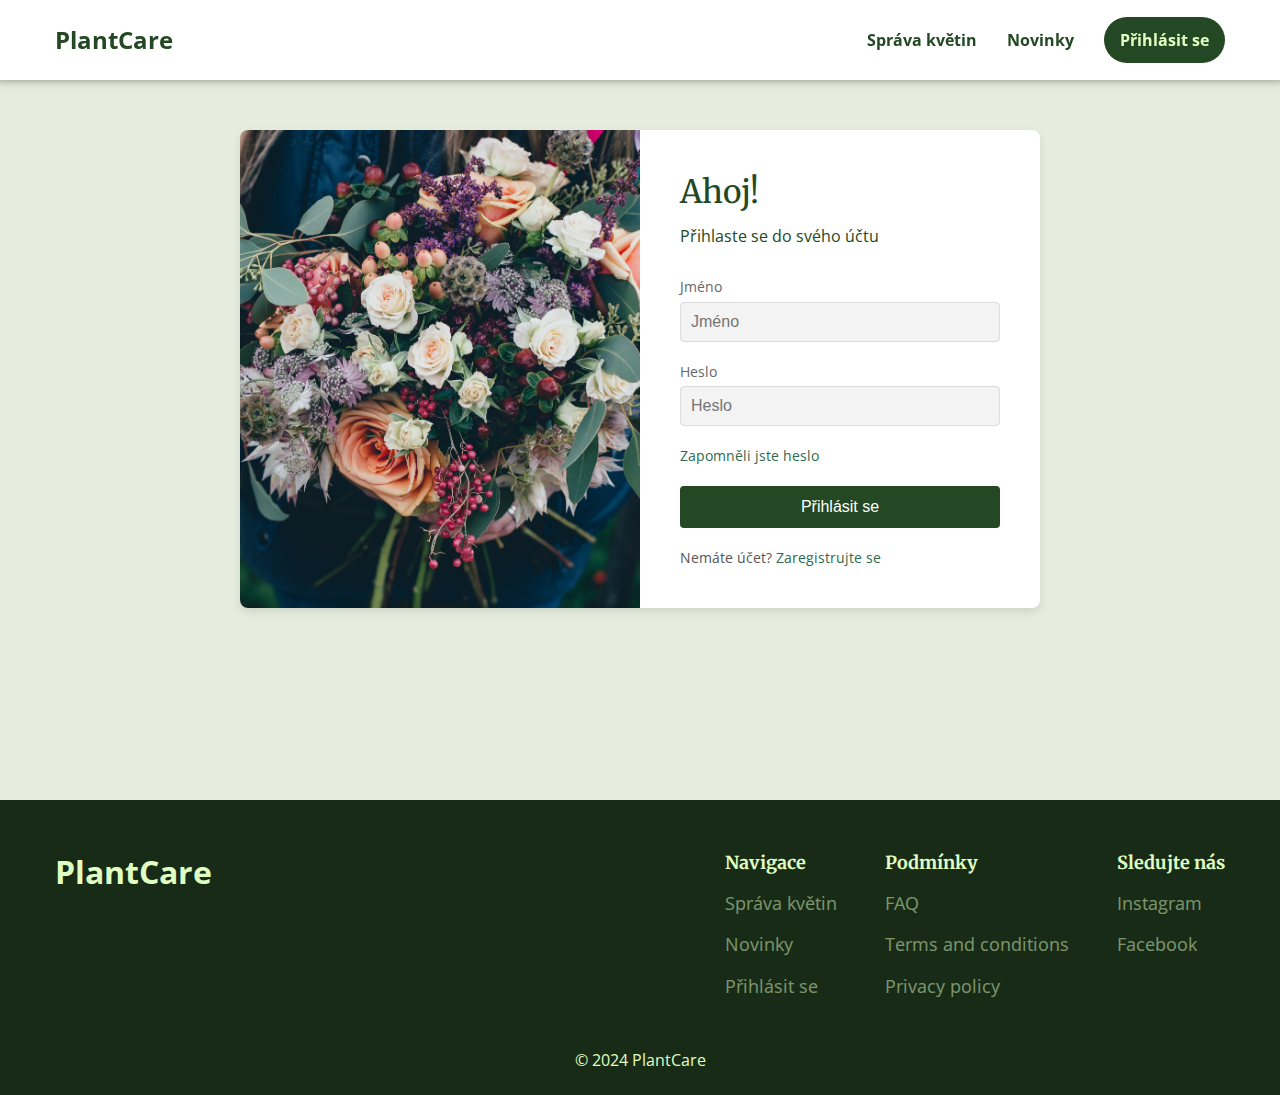
<file: login.html>
<!DOCTYPE html>
<html lang="cs">
  <head>
    <meta charset="UTF-8" />
    <meta name="viewport" content="width=device-width, initial-scale=1.0" />
    <title>PlantCare</title>
    <link rel="icon" type="image/png" href="images/favicon.png" />
    <link rel="preconnect" href="https://fonts.googleapis.com" />
    <link rel="preconnect" href="https://fonts.gstatic.com" crossorigin />
    <link
      href="https://fonts.googleapis.com/css2?family=Merriweather:ital,wght@0,300;0,400;0,700;0,900;1,300;1,400;1,700;1,900&family=Open+Sans:ital,wght@0,300..800;1,300..800&display=swap"
      rel="stylesheet"
    />
    <link rel="stylesheet" href="styles/main.css" />
    <script src="scripts/script.js" defer></script>
  </head>
  <body>
    <header class="header">
      <div class="container">
        <div class="header__inner">
          <div class="logo">
            <a href="index.html">PlantCare</a>
          </div>

          <nav class="nav">
            <div class="nav__header">
              <div class="logo">
                <a href="index.html">PlantCare</a>
              </div>

              <button
                class="mobile__menu__trigger"
                type="button"
                aria-label="Zavřít mobilní menu"
              >
                <svg
                  width="20px"
                  height="20px"
                  viewBox="0 0 48 48"
                  fill="none"
                  xmlns="http://www.w3.org/2000/svg"
                >
                  <path
                    d="m47.334 5.367-4.7-4.7L24 19.3 5.367.667l-4.7 4.7L19.3 24 .667 42.633l4.7 4.7L24 28.7l18.634 18.633 4.7-4.7L28.7 24 47.334 5.367Z"
                    fill="#224722"
                  ></path>
                </svg>
              </button>
            </div>

            <ul class="nav__menu">
              <li class="nav__menu__item">
                <a href="admin.html" class="nav__menu__link">Správa květin</a>
              </li>
              <li class="nav__menu__item">
                <a href="news.html" class="nav__menu__link">Novinky</a>
              </li>
              <li class="nav__menu__item">
                <a
                  href="login.html"
                  class="nav__menu__link nav__menu__link--login"
                >
                  Přihlásit se
                </a>
              </li>
            </ul>
          </nav>

          <button
            class="mobile__menu__burger mobile__menu__trigger"
            type="button"
            aria-label="Otevřít mobilní menu"
          >
            <svg
              width="22"
              height="13"
              viewBox="0 0 22 13"
              fill="none"
              xmlns="http://www.w3.org/2000/svg"
            >
              <path
                d="M1.54395 1.76001H20.4585"
                stroke="#224722"
                stroke-width="2"
                stroke-linecap="round"
              ></path>
              <path
                d="M1.54395 6.85254H20.4585"
                stroke="#224722"
                stroke-width="2"
                stroke-linecap="round"
              ></path>
              <path
                d="M1.54395 11.9448H20.4585"
                stroke="#224722"
                stroke-width="2"
                stroke-linecap="round"
              ></path>
            </svg>
          </button>
        </div>
      </div>
    </header>

    <main class="main">
      <section class="login">
        <div class="container">
          <div class="login__inner">
            <div class="login__wrapper">
              <div class="login__image">
                <img src="./images/login-bg.avif" alt="Květiny a příroda" />
              </div>
              <div class="login__form">
                <h1 class="login__title">Ahoj!</h1>
                <p class="login__subtitle">Přihlaste se do svého účtu</p>
                <form action="#" class="form">
                  <div class="form__group">
                    <label for="username" class="form__label">Jméno</label>
                    <input
                      type="text"
                      id="username"
                      name="username"
                      class="form__input"
                      placeholder="Jméno"
                      required
                    />
                  </div>
                  <div class="form__group">
                    <label for="password" class="form__label">Heslo</label>
                    <input
                      type="password"
                      id="password"
                      name="password"
                      class="form__input"
                      placeholder="Heslo"
                      required
                    />
                  </div>
                  <a href="#" class="form__forgot-password"
                    >Zapomněli jste heslo</a
                  >
                  <button type="submit" class="form__button">
                    Přihlásit se
                  </button>
                </form>
                <p class="login__register">
                  Nemáte účet?
                  <a href="#" class="login__register-link">Zaregistrujte se</a>
                </p>
              </div>
            </div>
          </div>
        </div>
      </section>
    </main>

    <footer class="footer">
      <div class="container">
        <div class="footer__inner">
          <div class="footer__logo">
            <a href="index.html">PlantCare</a>
          </div>

          <div class="footer__columns">
            <div class="footer__column">
              <h3 class="footer__column__header">Navigace</h3>

              <ul class="footer__menu">
                <li class="footer__menu-item">
                  <a href="admin.html" class="footer__menu-link">
                    Správa květin
                  </a>
                </li>
                <li class="footer__menu-item">
                  <a href="news.html" class="footer__menu-link"> Novinky </a>
                </li>
                <li class="footer__menu-item">
                  <a href="login.html" class="footer__menu-link">
                    Přihlásit se
                  </a>
                </li>
              </ul>
            </div>

            <div class="footer__column">
              <h3 class="footer__column__header">Podmínky</h3>

              <ul class="footer__menu">
                <li class="footer__menu-item">
                  <a href="#" target="__blank" class="footer__menu-link">
                    FAQ
                  </a>
                </li>
                <li class="footer__menu-item">
                  <a href="#" class="footer__menu-link">
                    Terms and conditions
                  </a>
                </li>
                <li class="footer__menu-item">
                  <a href="#" class="footer__menu-link">Privacy policy</a>
                </li>
              </ul>
            </div>

            <div class="footer__column">
              <h3 class="footer__column__header">Sledujte nás</h3>

              <ul class="footer__menu">
                <li class="footer__menu-item">
                  <a href="#" class="footer__menu-link"> Instagram </a>
                </li>
                <li class="footer__menu-item">
                  <a href="#" class="footer__menu-link"> Facebook </a>
                </li>
              </ul>
            </div>
          </div>
        </div>

        <p class="footer__copyright">© 2024 PlantCare</p>
      </div>
    </footer>
  </body>
</html>
</file>
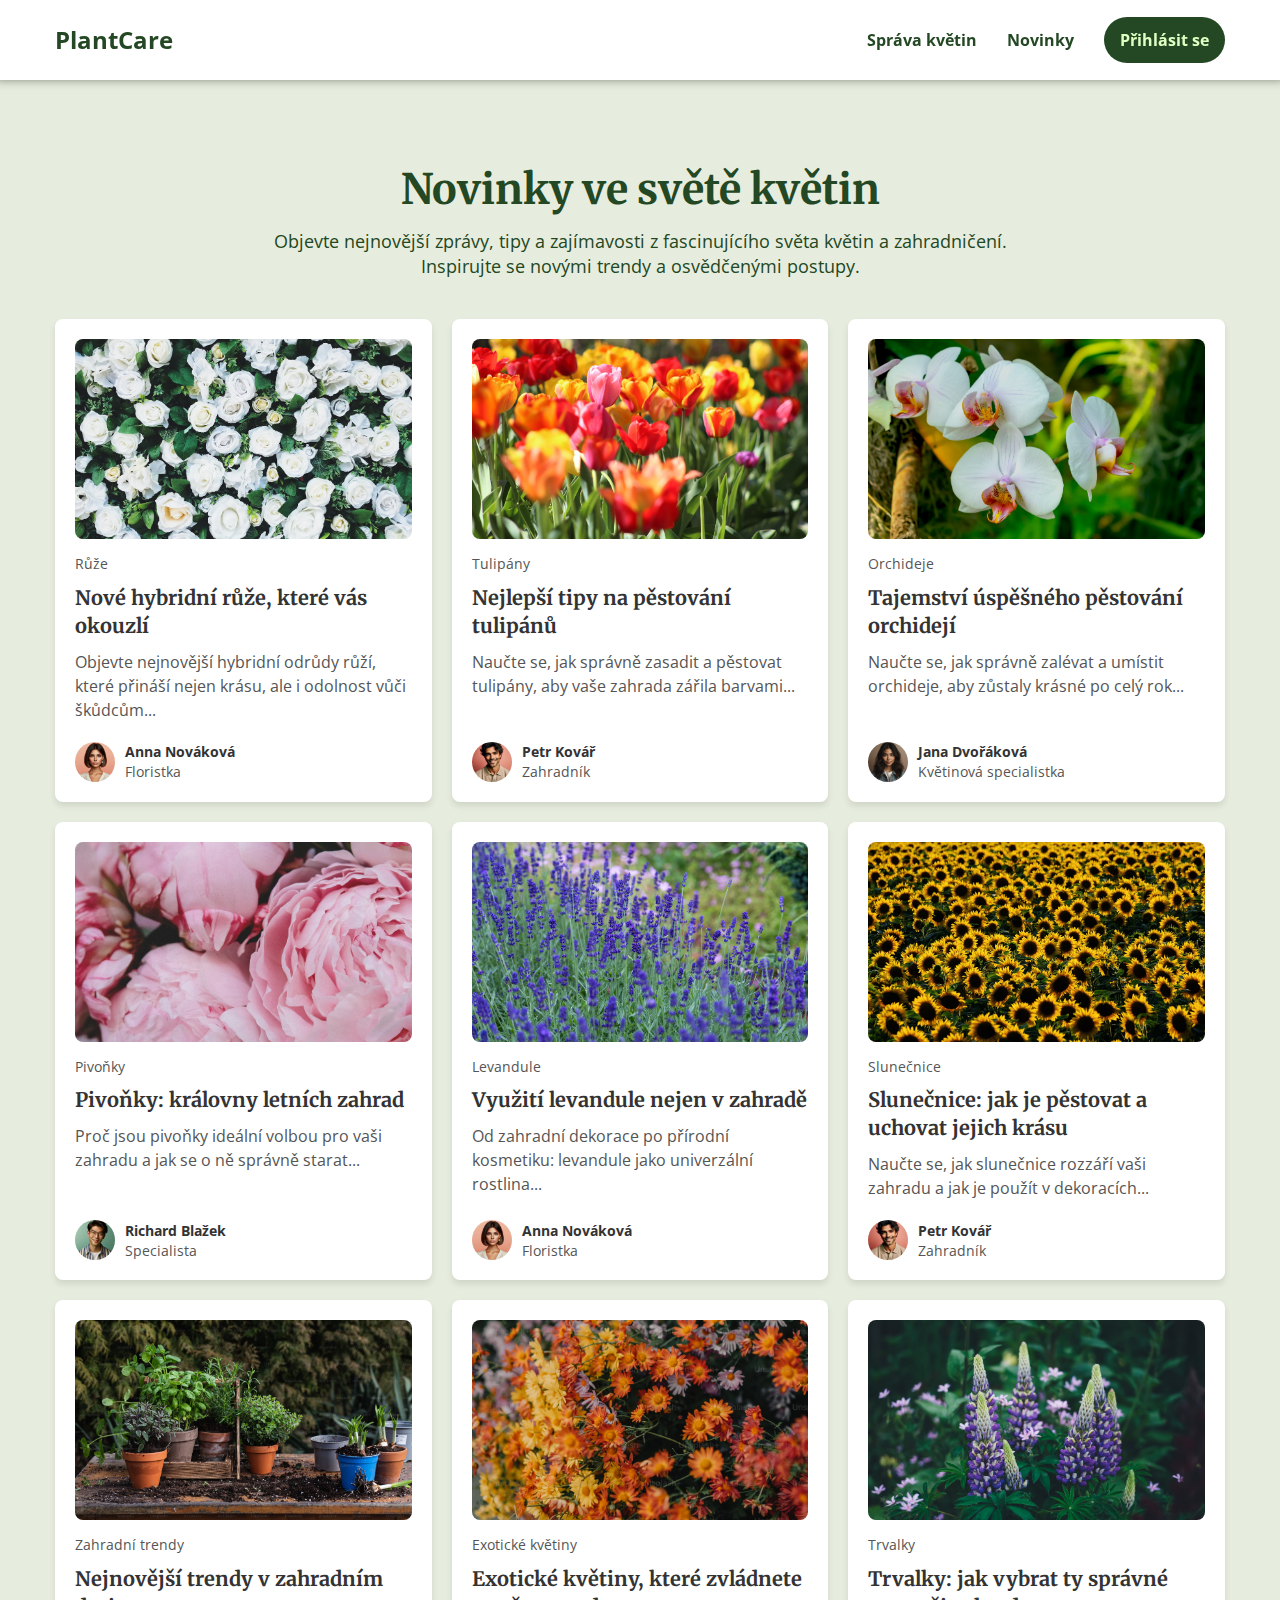
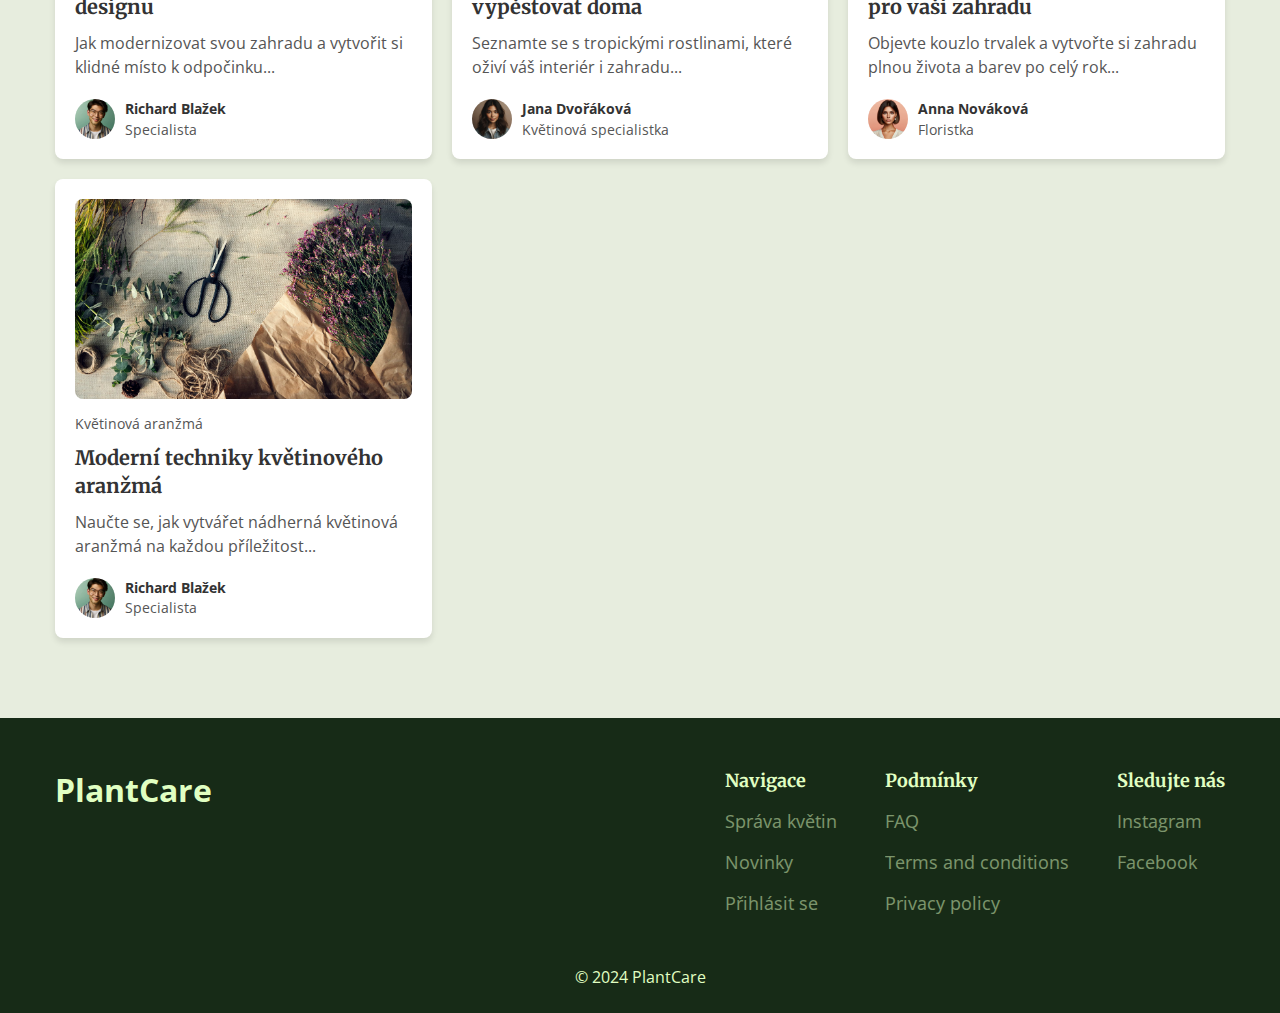
<file: news.html>
<!DOCTYPE html>
<html lang="cs">
  <head>
    <meta charset="UTF-8" />
    <meta name="viewport" content="width=device-width, initial-scale=1.0" />
    <title>PlantCare</title>
    <link rel="icon" type="image/png" href="images/favicon.png" />
    <link rel="preconnect" href="https://fonts.googleapis.com" />
    <link rel="preconnect" href="https://fonts.gstatic.com" crossorigin />
    <link
      href="https://fonts.googleapis.com/css2?family=Merriweather:ital,wght@0,300;0,400;0,700;0,900;1,300;1,400;1,700;1,900&family=Open+Sans:ital,wght@0,300..800;1,300..800&display=swap"
      rel="stylesheet"
    />
    <link rel="stylesheet" href="styles/main.css" />
    <script src="scripts/script.js" defer></script>
  </head>
  <body>
    <header class="header">
      <div class="container">
        <div class="header__inner">
          <div class="logo">
            <a href="index.html">PlantCare</a>
          </div>

          <nav class="nav">
            <div class="nav__header">
              <div class="logo">
                <a href="index.html">PlantCare</a>
              </div>

              <button
                class="mobile__menu__trigger"
                type="button"
                aria-label="Zavřít mobilní menu"
              >
                <svg
                  width="20px"
                  height="20px"
                  viewBox="0 0 48 48"
                  fill="none"
                  xmlns="http://www.w3.org/2000/svg"
                >
                  <path
                    d="m47.334 5.367-4.7-4.7L24 19.3 5.367.667l-4.7 4.7L19.3 24 .667 42.633l4.7 4.7L24 28.7l18.634 18.633 4.7-4.7L28.7 24 47.334 5.367Z"
                    fill="#224722"
                  ></path>
                </svg>
              </button>
            </div>

            <ul class="nav__menu">
              <li class="nav__menu__item">
                <a href="admin.html" class="nav__menu__link">Správa květin</a>
              </li>
              <li class="nav__menu__item">
                <a href="news.html" class="nav__menu__link">Novinky</a>
              </li>
              <li class="nav__menu__item">
                <a
                  href="login.html"
                  class="nav__menu__link nav__menu__link--login"
                >
                  Přihlásit se
                </a>
              </li>
            </ul>
          </nav>

          <button
            class="mobile__menu__burger mobile__menu__trigger"
            type="button"
            aria-label="Otevřít mobilní menu"
          >
            <svg
              width="22"
              height="13"
              viewBox="0 0 22 13"
              fill="none"
              xmlns="http://www.w3.org/2000/svg"
            >
              <path
                d="M1.54395 1.76001H20.4585"
                stroke="#224722"
                stroke-width="2"
                stroke-linecap="round"
              ></path>
              <path
                d="M1.54395 6.85254H20.4585"
                stroke="#224722"
                stroke-width="2"
                stroke-linecap="round"
              ></path>
              <path
                d="M1.54395 11.9448H20.4585"
                stroke="#224722"
                stroke-width="2"
                stroke-linecap="round"
              ></path>
            </svg>
          </button>
        </div>
      </div>
    </header>

    <main class="main">
      <section class="news section">
        <div class="container">
          <div class="news__header">
            <h1 class="news__title">Novinky ve světě květin</h1>
            <p class="news__description">
              Objevte nejnovější zprávy, tipy a zajímavosti z fascinujícího
              světa květin a zahradničení. Inspirujte se novými trendy a
              osvědčenými postupy.
            </p>
          </div>

          <div class="news__articles">
            <a href="#" class="news__article-link">
              <article class="news__article">
                <img
                  src="./images/articles/news-rose.avif"
                  alt="Nové odrůdy růží"
                  class="news__image"
                />
                <p class="news__category">Růže</p>
                <h2 class="news__article-title">
                  Nové hybridní růže, které vás okouzlí
                </h2>
                <p class="news__article-description">
                  Objevte nejnovější hybridní odrůdy růží, které přináší nejen
                  krásu, ale i odolnost vůči škůdcům...<span class=""></span>
                </p>
                <div class="news__author">
                  <img
                    src="./images/authors/anna-novakova.jpg"
                    alt="Anna Nováková"
                    class="news__author-image"
                  />
                  <div>
                    <p class="news__author-name">Anna Nováková</p>
                    <p class="news__author-position">Floristka</p>
                  </div>
                </div>
              </article>
            </a>

            <a href="#" class="news__article-link">
              <article class="news__article">
                <img
                  src="./images/articles/tulips.avif"
                  alt="Barevné tulipány na jaře"
                  class="news__image"
                />
                <p class="news__category">Tulipány</p>
                <h2 class="news__article-title">
                  Nejlepší tipy na pěstování tulipánů
                </h2>
                <p class="news__article-description">
                  Naučte se, jak správně zasadit a pěstovat tulipány, aby vaše
                  zahrada zářila barvami...
                </p>
                <div class="news__author">
                  <img
                    src="./images/authors/petr-kovar.jpg"
                    alt="Petr Kovář"
                    class="news__author-image"
                  />
                  <div>
                    <p class="news__author-name">Petr Kovář</p>
                    <p class="news__author-position">Zahradník</p>
                  </div>
                </div>
              </article>
            </a>

            <a href="#" class="news__article-link">
              <article class="news__article">
                <img
                  src="./images/articles/orchids.avif"
                  alt="Péče o orchideje"
                  class="news__image"
                />
                <p class="news__category">Orchideje</p>
                <h2 class="news__article-title">
                  Tajemství úspěšného pěstování orchidejí
                </h2>
                <p class="news__article-description">
                  Naučte se, jak správně zalévat a umístit orchideje, aby
                  zůstaly krásné po celý rok...
                </p>
                <div class="news__author">
                  <img
                    src="./images/authors/jana-dvorakova.jpg"
                    alt="Jana Dvořáková"
                    class="news__author-image"
                  />
                  <div>
                    <p class="news__author-name">Jana Dvořáková</p>
                    <p class="news__author-position">Květinová specialistka</p>
                  </div>
                </div>
              </article>
            </a>

            <a href="#" class="news__article-link">
              <article class="news__article">
                <img
                  src="./images/articles/peonies.avif"
                  alt="Pivoňky v letní zahradě"
                  class="news__image"
                />
                <p class="news__category">Pivoňky</p>
                <h2 class="news__article-title">
                  Pivoňky: královny letních zahrad
                </h2>
                <p class="news__article-description">
                  Proč jsou pivoňky ideální volbou pro vaši zahradu a jak se o
                  ně správně starat...
                </p>
                <div class="news__author">
                  <img
                    src="./images/authors/richard-blazek.jpg"
                    alt="Richard Blažek"
                    class="news__author-image"
                  />
                  <div>
                    <p class="news__author-name">Richard Blažek</p>
                    <p class="news__author-position">Specialista</p>
                  </div>
                </div>
              </article>
            </a>

            <a href="#" class="news__article-link">
              <article class="news__article">
                <img
                  src="./images/articles/lavender.avif"
                  alt="Levandule jako zahradní dekorace"
                  class="news__image"
                />
                <p class="news__category">Levandule</p>
                <h2 class="news__article-title">
                  Využití levandule nejen v zahradě
                </h2>
                <p class="news__article-description">
                  Od zahradní dekorace po přírodní kosmetiku: levandule jako
                  univerzální rostlina...
                </p>
                <div class="news__author">
                  <img
                    src="./images/authors/anna-novakova.jpg"
                    alt="Anna Nováková"
                    class="news__author-image"
                  />
                  <div>
                    <p class="news__author-name">Anna Nováková</p>
                    <p class="news__author-position">Floristka</p>
                  </div>
                </div>
              </article>
            </a>

            <a href="#" class="news__article-link">
              <article class="news__article">
                <img
                  src="./images/articles/sunflowers.avif"
                  alt="Slunečnice v rozkvětu"
                  class="news__image"
                />
                <p class="news__category">Slunečnice</p>
                <h2 class="news__article-title">
                  Slunečnice: jak je pěstovat a uchovat jejich krásu
                </h2>
                <p class="news__article-description">
                  Naučte se, jak slunečnice rozzáří vaši zahradu a jak je použít
                  v dekoracích...
                </p>
                <div class="news__author">
                  <img
                    src="./images/authors/petr-kovar.jpg"
                    alt="Petr Kovář"
                    class="news__author-image"
                  />
                  <div>
                    <p class="news__author-name">Petr Kovář</p>
                    <p class="news__author-position">Zahradník</p>
                  </div>
                </div>
              </article>
            </a>

            <a href="#" class="news__article-link">
              <article class="news__article">
                <img
                  src="./images/articles/garden-trends.avif"
                  alt="Moderní zahradní trendy"
                  class="news__image"
                />
                <p class="news__category">Zahradní trendy</p>
                <h2 class="news__article-title">
                  Nejnovější trendy v zahradním designu
                </h2>
                <p class="news__article-description">
                  Jak modernizovat svou zahradu a vytvořit si klidné místo k
                  odpočinku...
                </p>
                <div class="news__author">
                  <img
                    src="./images/authors/richard-blazek.jpg"
                    alt="Richard Blažek"
                    class="news__author-image"
                  />
                  <div>
                    <p class="news__author-name">Richard Blažek</p>
                    <p class="news__author-position">Specialista</p>
                  </div>
                </div>
              </article>
            </a>

            <a href="#" class="news__article-link">
              <article class="news__article">
                <img
                  src="./images/articles/exotic-flowers.avif"
                  alt="Exotické květiny pro domov"
                  class="news__image"
                />
                <p class="news__category">Exotické květiny</p>
                <h2 class="news__article-title">
                  Exotické květiny, které zvládnete vypěstovat doma
                </h2>
                <p class="news__article-description">
                  Seznamte se s tropickými rostlinami, které oživí váš interiér
                  i zahradu...
                </p>
                <div class="news__author">
                  <img
                    src="./images/authors/jana-dvorakova.jpg"
                    alt="Jana Dvořáková"
                    class="news__author-image"
                  />
                  <div>
                    <p class="news__author-name">Jana Dvořáková</p>
                    <p class="news__author-position">Květinová specialistka</p>
                  </div>
                </div>
              </article>
            </a>

            <a href="#" class="news__article-link">
              <article class="news__article">
                <img
                  src="./images/articles/perennials.avif"
                  alt="Záhon s barevnými trvalkami"
                  class="news__image"
                />
                <p class="news__category">Trvalky</p>
                <h2 class="news__article-title">
                  Trvalky: jak vybrat ty správné pro vaši zahradu
                </h2>
                <p class="news__article-description">
                  Objevte kouzlo trvalek a vytvořte si zahradu plnou života a
                  barev po celý rok...
                </p>
                <div class="news__author">
                  <img
                    src="./images/authors/anna-novakova.jpg"
                    alt="Anna Nováková"
                    class="news__author-image"
                  />
                  <div>
                    <p class="news__author-name">Anna Nováková</p>
                    <p class="news__author-position">Floristka</p>
                  </div>
                </div>
              </article>
            </a>

            <a href="#" class="news__article-link">
              <article class="news__article">
                <img
                  src="./images/articles/flower-arrangements.avif"
                  alt="Moderní květinová aranžmá"
                  class="news__image"
                />
                <p class="news__category">Květinová aranžmá</p>
                <h2 class="news__article-title">
                  Moderní techniky květinového aranžmá
                </h2>
                <p class="news__article-description">
                  Naučte se, jak vytvářet nádherná květinová aranžmá na každou
                  příležitost...
                </p>
                <div class="news__author">
                  <img
                    src="./images/authors/richard-blazek.jpg"
                    alt="Richard Blažek"
                    class="news__author-image"
                  />
                  <div>
                    <p class="news__author-name">Richard Blažek</p>
                    <p class="news__author-position">Specialista</p>
                  </div>
                </div>
              </article>
            </a>
          </div>
        </div>
      </section>
    </main>

    <footer class="footer">
      <div class="container">
        <div class="footer__inner">
          <div class="footer__logo">
            <a href="index.html">PlantCare</a>
          </div>

          <div class="footer__columns">
            <div class="footer__column">
              <h3 class="footer__column__header">Navigace</h3>

              <ul class="footer__menu">
                <li class="footer__menu-item">
                  <a href="admin.html" class="footer__menu-link">
                    Správa květin
                  </a>
                </li>
                <li class="footer__menu-item">
                  <a href="news.html" class="footer__menu-link"> Novinky </a>
                </li>
                <li class="footer__menu-item">
                  <a href="login.html" class="footer__menu-link">
                    Přihlásit se
                  </a>
                </li>
              </ul>
            </div>

            <div class="footer__column">
              <h3 class="footer__column__header">Podmínky</h3>

              <ul class="footer__menu">
                <li class="footer__menu-item">
                  <a href="#" target="__blank" class="footer__menu-link">
                    FAQ
                  </a>
                </li>
                <li class="footer__menu-item">
                  <a href="#" class="footer__menu-link">
                    Terms and conditions
                  </a>
                </li>
                <li class="footer__menu-item">
                  <a href="#" class="footer__menu-link">Privacy policy</a>
                </li>
              </ul>
            </div>

            <div class="footer__column">
              <h3 class="footer__column__header">Sledujte nás</h3>

              <ul class="footer__menu">
                <li class="footer__menu-item">
                  <a href="#" class="footer__menu-link"> Instagram </a>
                </li>
                <li class="footer__menu-item">
                  <a href="#" class="footer__menu-link"> Facebook </a>
                </li>
              </ul>
            </div>
          </div>
        </div>

        <p class="footer__copyright">© 2024 PlantCare</p>
      </div>
    </footer>
  </body>
</html>
</file>
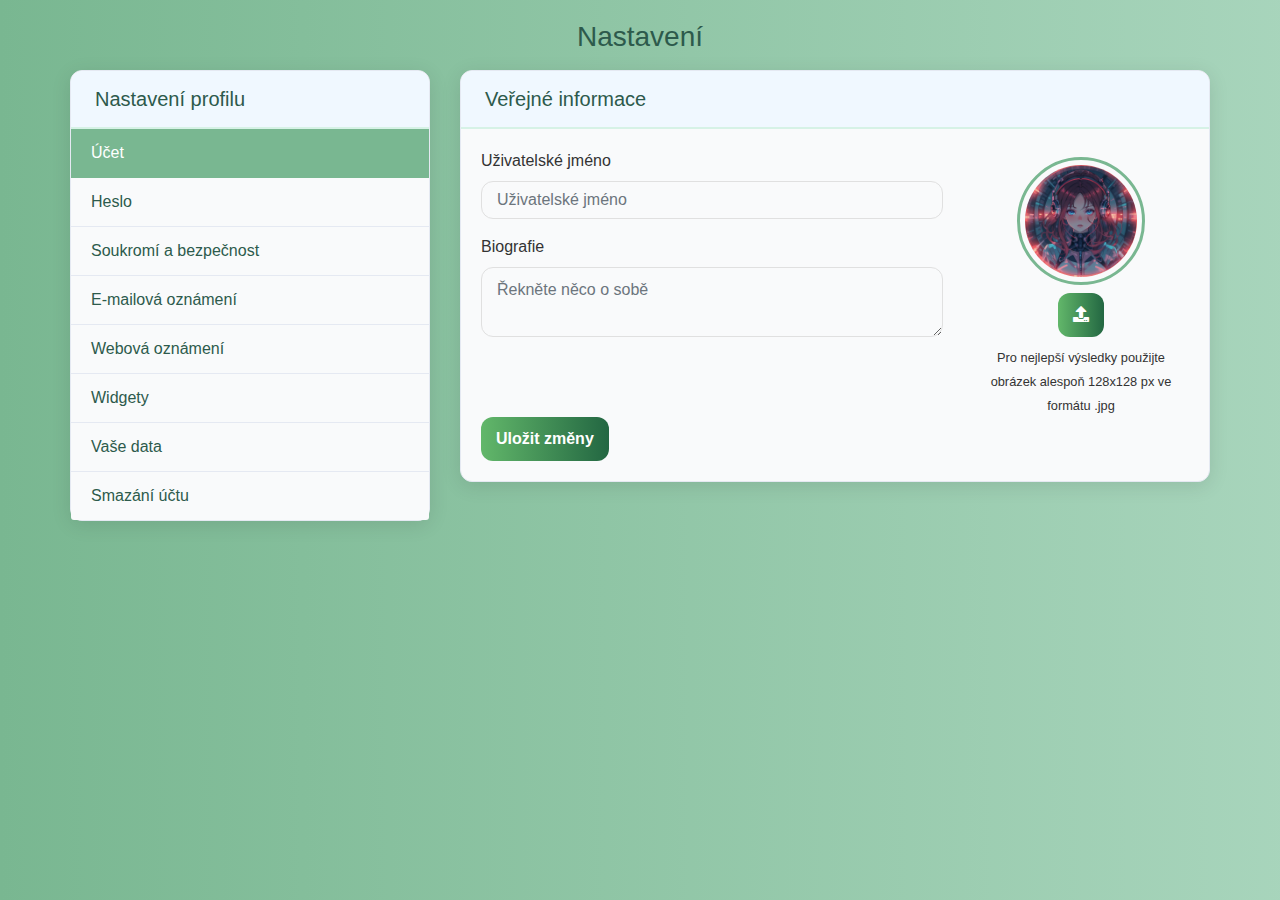
<file: settings.html>
<!DOCTYPE html>
<html lang="cs">
<head>
  <meta charset="UTF-8">
  <meta name="viewport" content="width=device-width, initial-scale=1.0">
  <title>Nastavení</title>
  <link href="https://maxcdn.bootstrapcdn.com/bootstrap/4.5.2/css/bootstrap.min.css" rel="stylesheet">
  <link href="https://cdnjs.cloudflare.com/ajax/libs/font-awesome/5.15.4/css/all.min.css" rel="stylesheet">
  <link rel="stylesheet" href="settingsstyles.css">
</head>
<body>
<div class="container p-0">
  <h1 class="h3 mb-3">Nastavení</h1>
  <div class="row">
    <div class="col-md-5 col-xl-4">
      <div class="card">
        <div class="card-header">
          <h5 class="card-title mb-0">Nastavení profilu</h5>
        </div>
        <div class="list-group list-group-flush" role="tablist">
          <a class="list-group-item list-group-item-action active" data-toggle="list" href="#account" role="tab">
            Účet
          </a>
          <a class="list-group-item list-group-item-action" data-toggle="list" href="#password" role="tab">
            Heslo
          </a>
          <a class="list-group-item list-group-item-action" data-toggle="list" href="#privacy" role="tab">
            Soukromí a bezpečnost
          </a>
          <a class="list-group-item list-group-item-action" data-toggle="list" href="#email-notifications" role="tab">
            E-mailová oznámení
          </a>
          <a class="list-group-item list-group-item-action" data-toggle="list" href="#web-notifications" role="tab">
            Webová oznámení
          </a>
          <a class="list-group-item list-group-item-action" data-toggle="list" href="#widgets" role="tab">
            Widgety
          </a>
          <a class="list-group-item list-group-item-action" data-toggle="list" href="#your-data" role="tab">
            Vaše data
          </a>
          <a class="list-group-item list-group-item-action" data-toggle="list" href="#delete-account" role="tab">
            Smazání účtu
          </a>
        </div>
      </div>
    </div>
    <div class="col-md-7 col-xl-8">
      <div class="tab-content">
        <!-- Sekce účtu -->
        <div class="tab-pane fade show active" id="account" role="tabpanel">
          <div class="card">
            <div class="card-header">
              <h5 class="card-title mb-0">Veřejné informace</h5>
            </div>
            <div class="card-body">
              <form>
                <div class="row">
                  <div class="col-md-8">
                    <div class="form-group">
                      <label for="inputUsername">Uživatelské jméno</label>
                      <input type="text" class="form-control" id="inputUsername" placeholder="Uživatelské jméno">
                    </div>
                    <div class="form-group">
                      <label for="inputBio">Biografie</label>
                      <textarea rows="2" class="form-control" id="inputBio" placeholder="Řekněte něco o sobě"></textarea>
                    </div>
                  </div>
                  <div class="col-md-4">
                    <div class="text-center">
                      <img id="avatar-preview" alt="Profil" src="images/avatar.jpeg" class="rounded-circle img-responsive mt-2" width="128" height="128">
                      <div class="mt-2">
                        <label for="avatar-upload" class="btn btn-primary">
                          <i class="fa fa-upload"></i>
                        </label>
                        <input type="file" id="avatar-upload" accept="image/*" style="display: none;">
                      </div>
                      <small>Pro nejlepší výsledky použijte obrázek alespoň 128x128 px ve formátu .jpg</small>
                    </div>
                  </div>                  
                </div>
                <button type="submit" class="btn btn-primary">Uložit změny</button>
              </form>
            </div>
          </div>
        </div>

        <!-- Sekce hesla -->
        <div class="tab-pane fade" id="password" role="tabpanel">
          <div class="card">
            <div class="card-header">
              <h5 class="card-title">Heslo</h5>
            </div>
            <div class="card-body">
              <form>
                <div class="form-group">
                  <label for="inputPasswordCurrent">Aktuální heslo</label>
                  <input type="password" class="form-control" id="inputPasswordCurrent">
                  <small><a href="#">Zapomněli jste heslo?</a></small>
                </div>
                <div class="form-group">
                  <label for="inputPasswordNew">Nové heslo</label>
                  <input type="password" class="form-control" id="inputPasswordNew">
                </div>
                <div class="form-group">
                  <label for="inputPasswordNew2">Potvrzení hesla</label>
                  <input type="password" class="form-control" id="inputPasswordNew2">
                </div>
                <button type="submit" class="btn btn-primary">Uložit změny</button>
              </form>
            </div>
          </div>
        </div>

        <!-- Sekce soukromí -->
        <div class="tab-pane fade" id="privacy" role="tabpanel">
          <div class="card">
            <div class="card-body">
              <h5 class="card-title">Soukromí a bezpečnost</h5>
              <p>Nakonfigurujte nastavení soukromí zde.</p>
            </div>
          </div>
        </div>


        <!-- Další sekce -->
        <div class="tab-pane fade" id="email-notifications" role="tabpanel">
          <div class="card">
            <div class="card-body">
              <h5 class="card-title">E-mailová oznámení</h5>
              <p>Spravujte nastavení e-mailových oznámení.</p>
            </div>
          </div>
        </div>
        <div class="tab-pane fade" id="web-notifications" role="tabpanel">
          <div class="card">
            <div class="card-body">
              <h5 class="card-title">Webová oznámení</h5>
              <p>Spravujte nastavení webových oznámení.</p>
            </div>
          </div>
        </div>
        <div class="tab-pane fade" id="widgets" role="tabpanel">
          <div class="card">
            <div class="card-body">
              <h5 class="card-title">Widgety</h5>
              <p>Nakonfigurujte nastavení widgetů.</p>
            </div>
          </div>
        </div>
        <div class="tab-pane fade" id="your-data" role="tabpanel">
          <div class="card">
            <div class="card-body">
              <h5 class="card-title">Vaše data</h5>
              <p>Spravujte nastavení svých dat.</p>
            </div>
          </div>
        </div>
        <div class="tab-pane fade" id="delete-account" role="tabpanel">
          <div class="card">
            <div class="card-body">
              <h5 class="card-title">Smazání účtu</h5>
              <p>Trvale smažte svůj účet.</p>
            </div>
          </div>
        </div>
      </div>
    </div>
  </div>
</div>

<script src="https://code.jquery.com/jquery-3.6.0.min.js"></script>
<script src="https://cdn.jsdelivr.net/npm/@popperjs/core@2.11.6/dist/umd/popper.min.js"></script>
<script src="https://maxcdn.bootstrapcdn.com/bootstrap/4.5.2/js/bootstrap.min.js"></script>
</body>
</html>
</file>
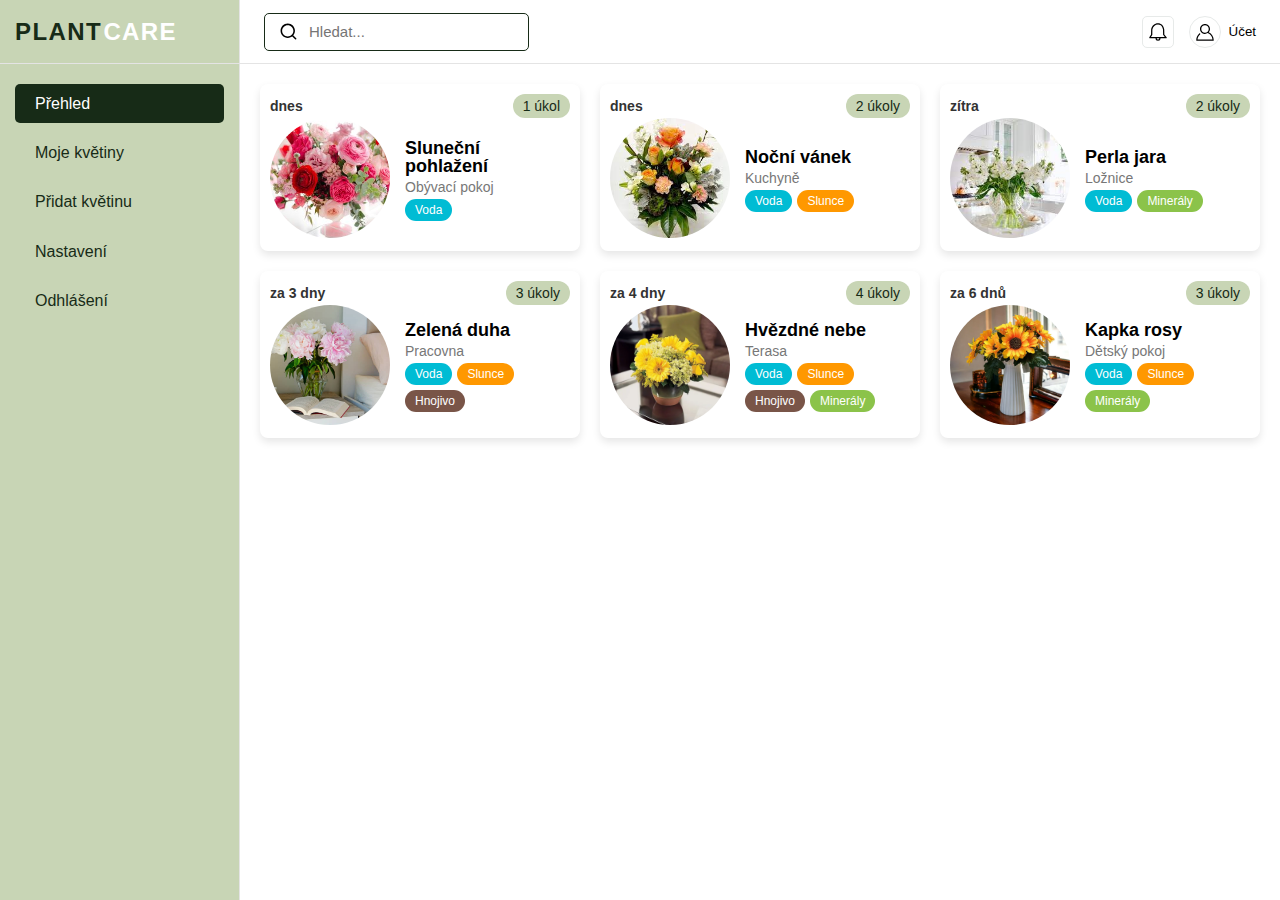
<file: ab-test-page/sidebar.html>
<!DOCTYPE html>
<html lang="en">
  <head>
    <meta charset="UTF-8" />
    <meta name="viewport" content="width=device-width, initial-scale=1.0" />
    <title>Plant Care Dashboard</title>
    <link rel="stylesheet" href="./reset.css" />
    <link rel="stylesheet" href="./sidebar.css" />
  </head>
  <body>
    <div class="dashboard">
      <aside class="sidebar">
        <div class="sidebar__logo">Plant<span>Care</span></div>

        <nav class="sidebar__menu">
          <ul>
            <li class="sidebar__item active">Přehled</li>
            <li class="sidebar__item">Moje květiny</li>
            <li class="sidebar__item">Přidat květinu</li>
            <li class="sidebar__item">Nastavení</li>
            <li class="sidebar__item">Odhlášení</li>
          </ul>
        </nav>
      </aside>

      <main class="main">
        <header class="dashboard__header">
          <div class="dashboard__header-left">
            <div class="dashboard__search">
              <form class="dashboard__search__form" action="" method="get">
                <button class="dashboard__search__button">
                  <span class="icon dashboard__search__icon">
                    <svg
                      width="24px"
                      height="24px"
                      version="1.1"
                      viewBox="0 0 64 64"
                      xmlns="http://www.w3.org/2000/svg"
                      xmlns:xlink="http://www.w3.org/1999/xlink"
                    >
                      <g
                        fill="none"
                        fill-rule="evenodd"
                        stroke="none"
                        stroke-width="1"
                      >
                        <g
                          fill="currentColor"
                          transform="translate(5.000000, 5.000000)"
                        >
                          <path
                            d="M23,0 C10.2974508,0 0,10.2974508 0,23 C0,35.7025492 10.2974508,46 23,46 C35.7025492,46 46,35.7025492 46,23 C46,10.2974508 35.7025492,0 23,0 Z M23,5 C32.9411255,5 41,13.0588745 41,23 C41,32.9411255 32.9411255,41 23,41 C13.0588745,41 5,32.9411255 5,23 C5,13.0588745 13.0588745,5 23,5 Z"
                            fill-rule="nonzero"
                          />
                          <path
                            d="M35.9289322,36.4289322 C36.9052429,35.4526215 38.4881554,35.4526215 39.4644661,36.4289322 L50.0710678,47.0355339 C51.0473785,48.0118446 51.0473785,49.5947571 50.0710678,50.5710678 C49.0947571,51.5473785 47.5118446,51.5473785 46.5355339,50.5710678 L35.9289322,39.9644661 C34.9526215,38.9881554 34.9526215,37.4052429 35.9289322,36.4289322 Z"
                          />
                        </g>
                      </g>
                    </svg>
                  </span>
                </button>
                <input
                  class="dashboard__search__input"
                  type="text"
                  placeholder="Hledat..."
                />
              </form>
            </div>
          </div>
          <div class="dashboard__header-right">
            <button class="dashboard__notifications">
              <span class="icon dashboard__notifications__icon">
                <svg viewBox="0 0 32 32" xmlns="http://www.w3.org/2000/svg">
                  <g>
                    <path
                      d="M29.78,24.37l-3.65-4.48L26,12a1,1,0,0,0,0-.16C24.85,5.58,21.21,2,16,2,10.5,2,6.08,6,5,11.82A1,1,0,0,0,5,12l-.13,8L2.14,24.48a1,1,0,0,0,0,1A1,1,0,0,0,3,26h9a4,4,0,0,0,8,0h9a1,1,0,0,0,.9-.57A1,1,0,0,0,29.78,24.37ZM16,28a2,2,0,0,1-2-2h4A2,2,0,0,1,16,28ZM4.77,24l2-3.24a1,1,0,0,0,.14-.5L7,12.1C7.91,7.25,11.52,4,16,4c5.63,0,7.43,5,8,8.1l.14,8.16a1,1,0,0,0,.22.62L26.9,24Z"
                    />
                  </g>
                </svg>
              </span>
            </button>

            <button class="dashboard__user">
              <div class="dashboard__user__inner">
                <span class="icon dashboard__user__icon">
                  <svg
                    enable-background="new 0 0 32 32"
                    height="32px"
                    version="1.1"
                    viewBox="0 0 32 32"
                    width="32px"
                    xml:space="preserve"
                    xmlns="http://www.w3.org/2000/svg"
                    xmlns:xlink="http://www.w3.org/1999/xlink"
                  >
                    <g>
                      <polyline
                        fill="none"
                        points="649,137.999 675,137.999 675,155.999 661,155.999"
                        stroke="#FFFFFF"
                        stroke-linecap="round"
                        stroke-linejoin="round"
                        stroke-miterlimit="10"
                        stroke-width="2"
                      />
                      <polyline
                        fill="none"
                        points="653,155.999 649,155.999 649,141.999"
                        stroke="#FFFFFF"
                        stroke-linecap="round"
                        stroke-linejoin="round"
                        stroke-miterlimit="10"
                        stroke-width="2"
                      />
                      <polyline
                        fill="none"
                        points="661,156 653,162 653,156"
                        stroke="#FFFFFF"
                        stroke-linecap="round"
                        stroke-linejoin="round"
                        stroke-miterlimit="10"
                        stroke-width="2"
                      />
                    </g>
                    <path
                      d="M21.947,16.332C23.219,14.915,24,13.049,24,11c0-4.411-3.589-8-8-8s-8,3.589-8,8s3.589,8,8,8  c1.555,0,3.003-0.453,4.233-1.224c4.35,1.639,7.345,5.62,7.726,10.224H4.042c0.259-3.099,1.713-5.989,4.078-8.051  c0.417-0.363,0.46-0.994,0.097-1.411c-0.362-0.416-0.994-0.46-1.411-0.097C3.751,21.103,2,24.951,2,29c0,0.553,0.448,1,1,1h26  c0.553,0,1-0.447,1-1C30,23.514,26.82,18.615,21.947,16.332z M10,11c0-3.309,2.691-6,6-6s6,2.691,6,6s-2.691,6-6,6S10,14.309,10,11z  "
                    />
                  </svg>
                </span>
              </div>

              <div class="dashboard__user__name">Účet</div>
            </button>
          </div>
        </header>

        <div class="main__inner">
          <div class="task-cards">
            <div class="task-card__wrapper">
              <div class="task-card__top">
                <div class="task-card__date">dnes</div>
                <div class="task-card__task-count">1 úkol</div>
              </div>
              <div class="task-card">
                <div class="task-card__image">
                  <img src="./images/image1.jpg" alt="Sluneční pohlažení" />
                </div>
                <div class="task-card__details">
                  <h3 class="task-card__title">Sluneční pohlažení</h3>
                  <p class="task-card__room">Obývací pokoj</p>
                  <div class="task-card__tags">
                    <span class="task-card__tag tag-water">Voda</span>
                  </div>
                </div>
              </div>
            </div>

            <div class="task-card__wrapper">
              <div class="task-card__top">
                <div class="task-card__date">dnes</div>
                <div class="task-card__task-count">2 úkoly</div>
              </div>
              <div class="task-card">
                <div class="task-card__image">
                  <img src="./images/image2.jpeg" alt="Noční vánek" />
                </div>
                <div class="task-card__details">
                  <h3 class="task-card__title">Noční vánek</h3>
                  <p class="task-card__room">Kuchyně</p>
                  <div class="task-card__tags">
                    <span class="task-card__tag tag-water">Voda</span>
                    <span class="task-card__tag tag-sun">Slunce</span>
                  </div>
                </div>
              </div>
            </div>
            <div class="task-card__wrapper">
              <div class="task-card__top">
                <div class="task-card__date">zítra</div>
                <div class="task-card__task-count">2 úkoly</div>
              </div>
              <div class="task-card">
                <div class="task-card__image">
                  <img src="./images/image3.jpeg" alt="Perla jara" />
                </div>
                <div class="task-card__details">
                  <h3 class="task-card__title">Perla jara</h3>
                  <p class="task-card__room">Ložnice</p>
                  <div class="task-card__tags">
                    <span class="task-card__tag tag-water">Voda</span>
                    <span class="task-card__tag tag-minerals">Minerály</span>
                  </div>
                </div>
              </div>
            </div>
            <div class="task-card__wrapper">
              <div class="task-card__top">
                <div class="task-card__date">za 3 dny</div>
                <div class="task-card__task-count">3 úkoly</div>
              </div>
              <div class="task-card">
                <div class="task-card__image">
                  <img src="./images/image4.jpg" alt="Zelená duha" />
                </div>
                <div class="task-card__details">
                  <h3 class="task-card__title">Zelená duha</h3>
                  <p class="task-card__room">Pracovna</p>
                  <div class="task-card__tags">
                    <span class="task-card__tag tag-water">Voda</span>
                    <span class="task-card__tag tag-sun">Slunce</span>
                    <span class="task-card__tag tag-fertilizer">Hnojivo</span>
                  </div>
                </div>
              </div>
            </div>
            <div class="task-card__wrapper">
              <div class="task-card__top">
                <div class="task-card__date">za 4 dny</div>
                <div class="task-card__task-count">4 úkoly</div>
              </div>
              <div class="task-card">
                <div class="task-card__image">
                  <img src="./images/image5.webp" alt="Hvězdné nebe" />
                </div>
                <div class="task-card__details">
                  <h3 class="task-card__title">Hvězdné nebe</h3>
                  <p class="task-card__room">Terasa</p>
                  <div class="task-card__tags">
                    <span class="task-card__tag tag-water">Voda</span>
                    <span class="task-card__tag tag-sun">Slunce</span>
                    <span class="task-card__tag tag-fertilizer">Hnojivo</span>
                    <span class="task-card__tag tag-minerals">Minerály</span>
                  </div>
                </div>
              </div>
            </div>
            <div class="task-card__wrapper">
              <div class="task-card__top">
                <div class="task-card__date">za 6 dnů</div>
                <div class="task-card__task-count">3 úkoly</div>
              </div>
              <div class="task-card">
                <div class="task-card__image">
                  <img src="./images/image6.webp" alt="Kapka rosy" />
                </div>
                <div class="task-card__details">
                  <h3 class="task-card__title">Kapka rosy</h3>
                  <p class="task-card__room">Dětský pokoj</p>
                  <div class="task-card__tags">
                    <span class="task-card__tag tag-water">Voda</span>
                    <span class="task-card__tag tag-sun">Slunce</span>
                    <span class="task-card__tag tag-minerals">Minerály</span>
                  </div>
                </div>
              </div>
            </div>
          </div>
        </div>
      </main>
    </div>
  </body>
</html>
</file>
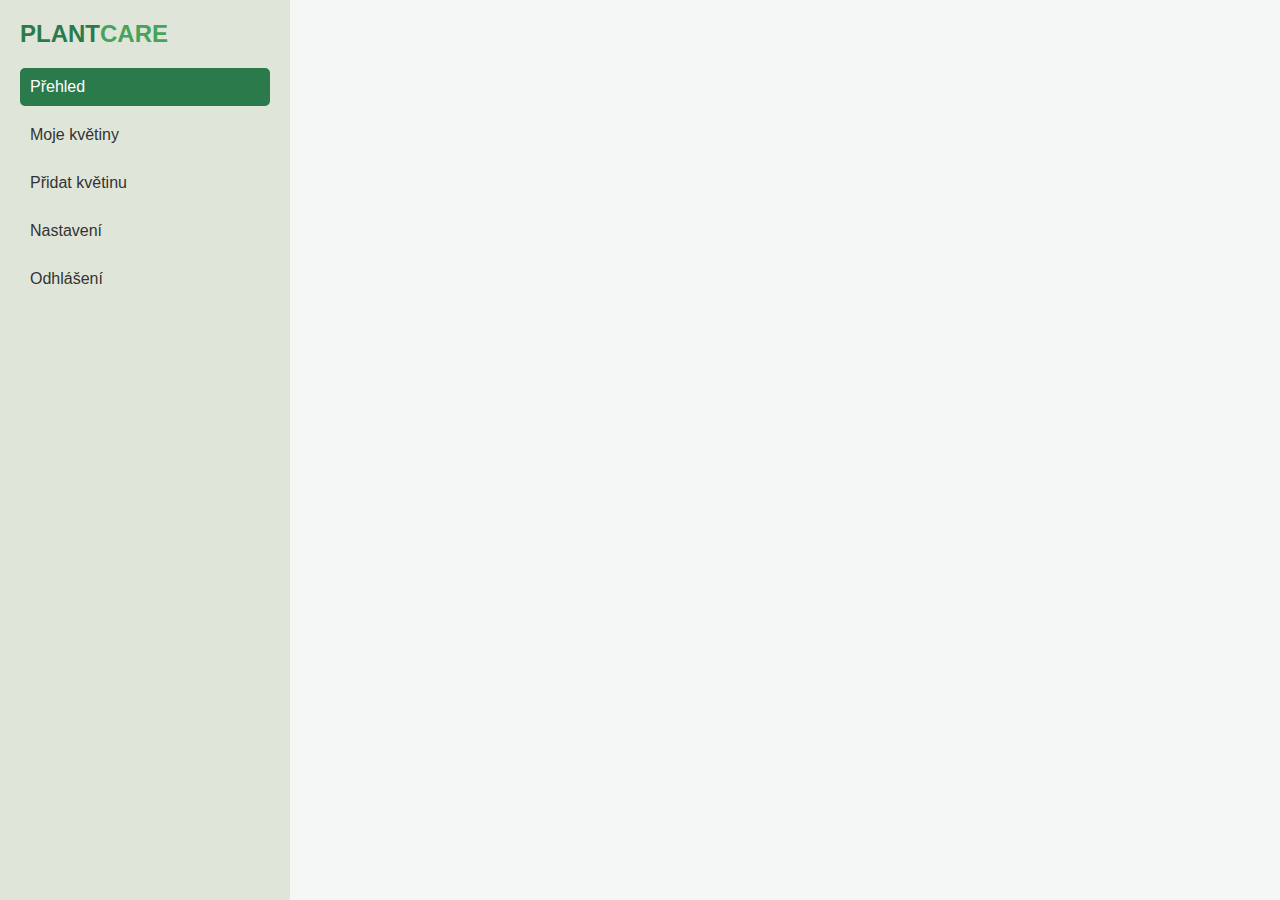
<file: dashboard/dash.html>
<!DOCTYPE html>
<html lang="en">
  <head>
    <meta charset="UTF-8" />
    <meta name="viewport" content="width=device-width, initial-scale=1.0" />
    <title>Plant Care Dashboard</title>
    <link rel="stylesheet" href="./styles.css" />
    <script src="./script.js" defer></script>
  </head>
  <body>
    <div class="dashboard">
      <aside class="sidebar">
        <div class="sidebar__logo">PLANT<span>CARE</span></div>
        <nav class="sidebar__menu">
          <ul>
            <li class="sidebar__item active">Přehled</li>
            <li class="sidebar__item">Moje květiny</li>
            <li class="sidebar__item">Přidat květinu</li>
            <li class="sidebar__item">Nastavení</li>
            <li class="sidebar__item">Odhlášení</li>
          </ul>
        </nav>
      </aside>

      <!-- <main class="content">
        <header class="header">
          <h1>Ahoj, Jakube 👋</h1>
          <p>Květiny čekají na tvoji pomoc!</p>
        </header>

        <section class="cards">
          <div class="cards__section">
            <h2 class="cards__title">dnes</h2>
            <div class="card">
              <img
                class="card__image"
                src="placeholder.jpg"
                alt="Placeholder"
              />
              <div class="card__content">
                <h3 class="card__title">Sluneční pohlazení</h3>
                <p class="card__location">Obývací pokoj</p>
                <div class="card__tags">
                  <span class="tag">Voda</span>
                </div>
              </div>
              <div class="card__tasks">1 úkol</div>
            </div>
            <div class="card">
              <img
                class="card__image"
                src="placeholder.jpg"
                alt="Placeholder"
              />
              <div class="card__content">
                <h3 class="card__title">Noční vánek</h3>
                <p class="card__location">Kuchyně</p>
                <div class="card__tags">
                  <span class="tag">Voda</span>
                  <span class="tag">Slunce</span>
                </div>
              </div>
              <div class="card__tasks">2 úkoly</div>
            </div>
          </div>

          <div class="cards__section">
            <h2 class="cards__title">zítra</h2>
            <div class="card">
              <img
                class="card__image"
                src="placeholder.jpg"
                alt="Placeholder"
              />
              <div class="card__content">
                <h3 class="card__title">Perla jara</h3>
                <p class="card__location">Ložnice</p>
                <div class="card__tags">
                  <span class="tag">Voda</span>
                  <span class="tag">Minerály</span>
                </div>
              </div>
              <div class="card__tasks">2 úkoly</div>
            </div>
          </div>

          <div class="cards__section">
            <h2 class="cards__title">za 3 dny</h2>
            <div class="card">
              <img
                class="card__image"
                src="placeholder.jpg"
                alt="Placeholder"
              />
              <div class="card__content">
                <h3 class="card__title">Zelená duha</h3>
                <p class="card__location">Pracovna</p>
                <div class="card__tags">
                  <span class="tag">Voda</span>
                  <span class="tag">Slunce</span>
                  <span class="tag">Hnojivo</span>
                </div>
              </div>
              <div class="card__tasks">3 úkoly</div>
            </div>
          </div>
        </section>
      </main> -->
    </div>
  </body>
</html>
</file>
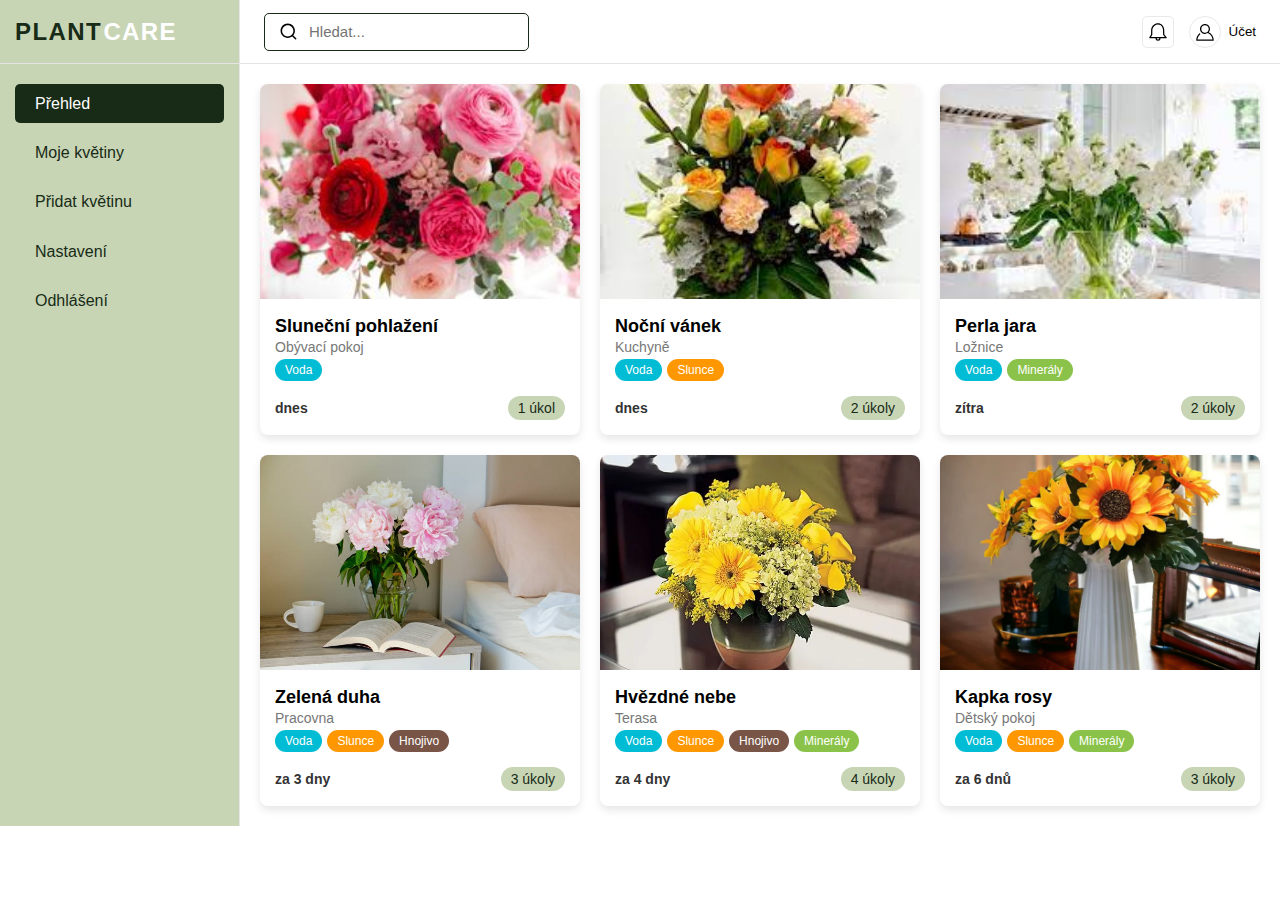
<file: overview-page-b/sidebar.html>
<!DOCTYPE html>
<html lang="en">
  <head>
    <meta charset="UTF-8" />
    <meta name="viewport" content="width=device-width, initial-scale=1.0" />
    <title>Plant Care Dashboard</title>
    <link rel="stylesheet" href="./reset.css" />
    <link rel="stylesheet" href="./sidebar.css" />
  </head>
  <body>
    <div class="dashboard">
      <aside class="sidebar">
        <div class="sidebar__logo">Plant<span>Care</span></div>

        <nav class="sidebar__menu">
          <ul>
            <li class="sidebar__item active">Přehled</li>
            <li class="sidebar__item">Moje květiny</li>
            <li class="sidebar__item">Přidat květinu</li>
            <li class="sidebar__item">Nastavení</li>
            <li class="sidebar__item">Odhlášení</li>
          </ul>
        </nav>
      </aside>

      <main class="main">
        <header class="dashboard__header">
          <div class="dashboard__header-left">
            <div class="dashboard__search">
              <form class="dashboard__search__form" action="" method="get">
                <button class="dashboard__search__button">
                  <span class="icon dashboard__search__icon">
                    <svg
                      width="24px"
                      height="24px"
                      version="1.1"
                      viewBox="0 0 64 64"
                      xmlns="http://www.w3.org/2000/svg"
                      xmlns:xlink="http://www.w3.org/1999/xlink"
                    >
                      <g
                        fill="none"
                        fill-rule="evenodd"
                        stroke="none"
                        stroke-width="1"
                      >
                        <g
                          fill="currentColor"
                          transform="translate(5.000000, 5.000000)"
                        >
                          <path
                            d="M23,0 C10.2974508,0 0,10.2974508 0,23 C0,35.7025492 10.2974508,46 23,46 C35.7025492,46 46,35.7025492 46,23 C46,10.2974508 35.7025492,0 23,0 Z M23,5 C32.9411255,5 41,13.0588745 41,23 C41,32.9411255 32.9411255,41 23,41 C13.0588745,41 5,32.9411255 5,23 C5,13.0588745 13.0588745,5 23,5 Z"
                            fill-rule="nonzero"
                          />
                          <path
                            d="M35.9289322,36.4289322 C36.9052429,35.4526215 38.4881554,35.4526215 39.4644661,36.4289322 L50.0710678,47.0355339 C51.0473785,48.0118446 51.0473785,49.5947571 50.0710678,50.5710678 C49.0947571,51.5473785 47.5118446,51.5473785 46.5355339,50.5710678 L35.9289322,39.9644661 C34.9526215,38.9881554 34.9526215,37.4052429 35.9289322,36.4289322 Z"
                          />
                        </g>
                      </g>
                    </svg>
                  </span>
                </button>
                <input
                  class="dashboard__search__input"
                  type="text"
                  placeholder="Hledat..."
                />
              </form>
            </div>
          </div>
          <div class="dashboard__header-right">
            <button class="dashboard__notifications">
              <span class="icon dashboard__notifications__icon">
                <svg viewBox="0 0 32 32" xmlns="http://www.w3.org/2000/svg">
                  <g>
                    <path
                      d="M29.78,24.37l-3.65-4.48L26,12a1,1,0,0,0,0-.16C24.85,5.58,21.21,2,16,2,10.5,2,6.08,6,5,11.82A1,1,0,0,0,5,12l-.13,8L2.14,24.48a1,1,0,0,0,0,1A1,1,0,0,0,3,26h9a4,4,0,0,0,8,0h9a1,1,0,0,0,.9-.57A1,1,0,0,0,29.78,24.37ZM16,28a2,2,0,0,1-2-2h4A2,2,0,0,1,16,28ZM4.77,24l2-3.24a1,1,0,0,0,.14-.5L7,12.1C7.91,7.25,11.52,4,16,4c5.63,0,7.43,5,8,8.1l.14,8.16a1,1,0,0,0,.22.62L26.9,24Z"
                    />
                  </g>
                </svg>
              </span>
            </button>

            <button class="dashboard__user">
              <div class="dashboard__user__inner">
                <span class="icon dashboard__user__icon">
                  <svg
                    enable-background="new 0 0 32 32"
                    height="32px"
                    version="1.1"
                    viewBox="0 0 32 32"
                    width="32px"
                    xml:space="preserve"
                    xmlns="http://www.w3.org/2000/svg"
                    xmlns:xlink="http://www.w3.org/1999/xlink"
                  >
                    <g>
                      <polyline
                        fill="none"
                        points="649,137.999 675,137.999 675,155.999 661,155.999"
                        stroke="#FFFFFF"
                        stroke-linecap="round"
                        stroke-linejoin="round"
                        stroke-miterlimit="10"
                        stroke-width="2"
                      />
                      <polyline
                        fill="none"
                        points="653,155.999 649,155.999 649,141.999"
                        stroke="#FFFFFF"
                        stroke-linecap="round"
                        stroke-linejoin="round"
                        stroke-miterlimit="10"
                        stroke-width="2"
                      />
                      <polyline
                        fill="none"
                        points="661,156 653,162 653,156"
                        stroke="#FFFFFF"
                        stroke-linecap="round"
                        stroke-linejoin="round"
                        stroke-miterlimit="10"
                        stroke-width="2"
                      />
                    </g>
                    <path
                      d="M21.947,16.332C23.219,14.915,24,13.049,24,11c0-4.411-3.589-8-8-8s-8,3.589-8,8s3.589,8,8,8  c1.555,0,3.003-0.453,4.233-1.224c4.35,1.639,7.345,5.62,7.726,10.224H4.042c0.259-3.099,1.713-5.989,4.078-8.051  c0.417-0.363,0.46-0.994,0.097-1.411c-0.362-0.416-0.994-0.46-1.411-0.097C3.751,21.103,2,24.951,2,29c0,0.553,0.448,1,1,1h26  c0.553,0,1-0.447,1-1C30,23.514,26.82,18.615,21.947,16.332z M10,11c0-3.309,2.691-6,6-6s6,2.691,6,6s-2.691,6-6,6S10,14.309,10,11z  "
                    />
                  </svg>
                </span>
              </div>

              <div class="dashboard__user__name">Účet</div>
            </button>
          </div>
        </header>

        <div class="main__inner">
          <div class="task-cards">
            <div class="task-card__wrapper">
              <div class="task-card">
                <div class="task-card__image">
                  <img src="./images/image1.jpg" alt="Sluneční pohlažení" />
                </div>
                <div class="task-card__details">
                  <h3 class="task-card__title">Sluneční pohlažení</h3>
                  <p class="task-card__room">Obývací pokoj</p>
                  <div class="task-card__tags">
                    <span class="task-card__tag tag-water">Voda</span>
                  </div>
                </div>
              </div>

              <div class="task-card__top">
                <div class="task-card__date">dnes</div>
                <div class="task-card__task-count">1 úkol</div>
              </div>
            </div>

            <div class="task-card__wrapper">
              <div class="task-card">
                <div class="task-card__image">
                  <img src="./images/image2.jpeg" alt="Noční vánek" />
                </div>
                <div class="task-card__details">
                  <h3 class="task-card__title">Noční vánek</h3>
                  <p class="task-card__room">Kuchyně</p>
                  <div class="task-card__tags">
                    <span class="task-card__tag tag-water">Voda</span>
                    <span class="task-card__tag tag-sun">Slunce</span>
                  </div>
                </div>
              </div>
              <div class="task-card__top">
                <div class="task-card__date">dnes</div>
                <div class="task-card__task-count">2 úkoly</div>
              </div>
            </div>
            <div class="task-card__wrapper">
              <div class="task-card">
                <div class="task-card__image">
                  <img src="./images/image3.jpeg" alt="Perla jara" />
                </div>
                <div class="task-card__details">
                  <h3 class="task-card__title">Perla jara</h3>
                  <p class="task-card__room">Ložnice</p>
                  <div class="task-card__tags">
                    <span class="task-card__tag tag-water">Voda</span>
                    <span class="task-card__tag tag-minerals">Minerály</span>
                  </div>
                </div>
              </div>
              <div class="task-card__top">
                <div class="task-card__date">zítra</div>
                <div class="task-card__task-count">2 úkoly</div>
              </div>
            </div>
            <div class="task-card__wrapper">
              <div class="task-card">
                <div class="task-card__image">
                  <img src="./images/image4.jpg" alt="Zelená duha" />
                </div>
                <div class="task-card__details">
                  <h3 class="task-card__title">Zelená duha</h3>
                  <p class="task-card__room">Pracovna</p>
                  <div class="task-card__tags">
                    <span class="task-card__tag tag-water">Voda</span>
                    <span class="task-card__tag tag-sun">Slunce</span>
                    <span class="task-card__tag tag-fertilizer">Hnojivo</span>
                  </div>
                </div>
              </div>
              <div class="task-card__top">
                <div class="task-card__date">za 3 dny</div>
                <div class="task-card__task-count">3 úkoly</div>
              </div>
            </div>
            <div class="task-card__wrapper">
              <div class="task-card">
                <div class="task-card__image">
                  <img src="./images/image5.webp" alt="Hvězdné nebe" />
                </div>
                <div class="task-card__details">
                  <h3 class="task-card__title">Hvězdné nebe</h3>
                  <p class="task-card__room">Terasa</p>
                  <div class="task-card__tags">
                    <span class="task-card__tag tag-water">Voda</span>
                    <span class="task-card__tag tag-sun">Slunce</span>
                    <span class="task-card__tag tag-fertilizer">Hnojivo</span>
                    <span class="task-card__tag tag-minerals">Minerály</span>
                  </div>
                </div>
              </div>
              <div class="task-card__top">
                <div class="task-card__date">za 4 dny</div>
                <div class="task-card__task-count">4 úkoly</div>
              </div>
            </div>
            <div class="task-card__wrapper">
              <div class="task-card">
                <div class="task-card__image">
                  <img src="./images/image6.webp" alt="Kapka rosy" />
                </div>
                <div class="task-card__details">
                  <h3 class="task-card__title">Kapka rosy</h3>
                  <p class="task-card__room">Dětský pokoj</p>
                  <div class="task-card__tags">
                    <span class="task-card__tag tag-water">Voda</span>
                    <span class="task-card__tag tag-sun">Slunce</span>
                    <span class="task-card__tag tag-minerals">Minerály</span>
                  </div>
                </div>
              </div>
              <div class="task-card__top">
                <div class="task-card__date">za 6 dnů</div>
                <div class="task-card__task-count">3 úkoly</div>
              </div>
            </div>
          </div>
        </div>
      </main>
    </div>
  </body>
</html>
</file>
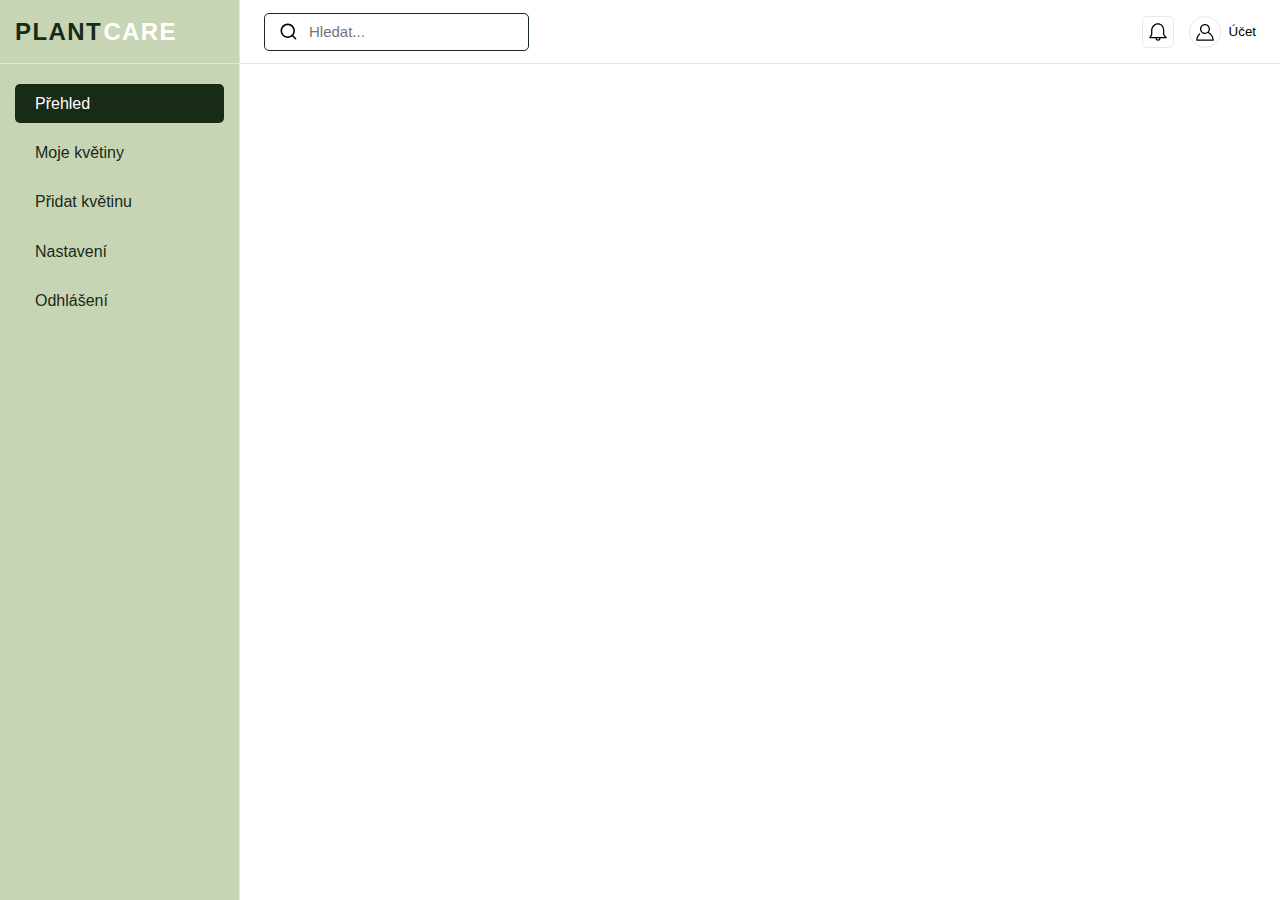
<file: sidebar/sidebar.html>
<!DOCTYPE html>
<html lang="en">
  <head>
    <meta charset="UTF-8" />
    <meta name="viewport" content="width=device-width, initial-scale=1.0" />
    <title>Plant Care Dashboard</title>
    <link rel="stylesheet" href="./reset.css" />
    <link rel="stylesheet" href="./sidebar.css" />
  </head>
  <body>
    <div class="dashboard">
      <aside class="sidebar">
        <div class="sidebar__logo">Plant<span>Care</span></div>

        <nav class="sidebar__menu">
          <ul>
            <li class="sidebar__item active">Přehled</li>
            <li class="sidebar__item">Moje květiny</li>
            <li class="sidebar__item">Přidat květinu</li>
            <li class="sidebar__item">Nastavení</li>
            <li class="sidebar__item">Odhlášení</li>
          </ul>
        </nav>
      </aside>

      <main class="main">
        <header class="dashboard__header">
          <div class="dashboard__header-left">
            <div class="dashboard__search">
              <form class="dashboard__search__form" action="" method="get">
                <button class="dashboard__search__button">
                  <span class="icon dashboard__search__icon">
                    <svg
                      width="24px"
                      height="24px"
                      version="1.1"
                      viewBox="0 0 64 64"
                      xmlns="http://www.w3.org/2000/svg"
                      xmlns:xlink="http://www.w3.org/1999/xlink"
                    >
                      <g
                        fill="none"
                        fill-rule="evenodd"
                        stroke="none"
                        stroke-width="1"
                      >
                        <g
                          fill="currentColor"
                          transform="translate(5.000000, 5.000000)"
                        >
                          <path
                            d="M23,0 C10.2974508,0 0,10.2974508 0,23 C0,35.7025492 10.2974508,46 23,46 C35.7025492,46 46,35.7025492 46,23 C46,10.2974508 35.7025492,0 23,0 Z M23,5 C32.9411255,5 41,13.0588745 41,23 C41,32.9411255 32.9411255,41 23,41 C13.0588745,41 5,32.9411255 5,23 C5,13.0588745 13.0588745,5 23,5 Z"
                            fill-rule="nonzero"
                          />
                          <path
                            d="M35.9289322,36.4289322 C36.9052429,35.4526215 38.4881554,35.4526215 39.4644661,36.4289322 L50.0710678,47.0355339 C51.0473785,48.0118446 51.0473785,49.5947571 50.0710678,50.5710678 C49.0947571,51.5473785 47.5118446,51.5473785 46.5355339,50.5710678 L35.9289322,39.9644661 C34.9526215,38.9881554 34.9526215,37.4052429 35.9289322,36.4289322 Z"
                          />
                        </g>
                      </g>
                    </svg>
                  </span>
                </button>
                <input
                  class="dashboard__search__input"
                  type="text"
                  placeholder="Hledat..."
                />
              </form>
            </div>
          </div>
          <div class="dashboard__header-right">
            <button class="dashboard__notifications">
              <span class="icon dashboard__notifications__icon">
                <svg viewBox="0 0 32 32" xmlns="http://www.w3.org/2000/svg">
                  <g>
                    <path
                      d="M29.78,24.37l-3.65-4.48L26,12a1,1,0,0,0,0-.16C24.85,5.58,21.21,2,16,2,10.5,2,6.08,6,5,11.82A1,1,0,0,0,5,12l-.13,8L2.14,24.48a1,1,0,0,0,0,1A1,1,0,0,0,3,26h9a4,4,0,0,0,8,0h9a1,1,0,0,0,.9-.57A1,1,0,0,0,29.78,24.37ZM16,28a2,2,0,0,1-2-2h4A2,2,0,0,1,16,28ZM4.77,24l2-3.24a1,1,0,0,0,.14-.5L7,12.1C7.91,7.25,11.52,4,16,4c5.63,0,7.43,5,8,8.1l.14,8.16a1,1,0,0,0,.22.62L26.9,24Z"
                    />
                  </g>
                </svg>
              </span>
            </button>

            <button class="dashboard__user">
              <div class="dashboard__user__inner">
                <span class="icon dashboard__user__icon">
                  <svg
                    enable-background="new 0 0 32 32"
                    height="32px"
                    version="1.1"
                    viewBox="0 0 32 32"
                    width="32px"
                    xml:space="preserve"
                    xmlns="http://www.w3.org/2000/svg"
                    xmlns:xlink="http://www.w3.org/1999/xlink"
                  >
                    <g>
                      <polyline
                        fill="none"
                        points="649,137.999 675,137.999 675,155.999 661,155.999"
                        stroke="#FFFFFF"
                        stroke-linecap="round"
                        stroke-linejoin="round"
                        stroke-miterlimit="10"
                        stroke-width="2"
                      />
                      <polyline
                        fill="none"
                        points="653,155.999 649,155.999 649,141.999"
                        stroke="#FFFFFF"
                        stroke-linecap="round"
                        stroke-linejoin="round"
                        stroke-miterlimit="10"
                        stroke-width="2"
                      />
                      <polyline
                        fill="none"
                        points="661,156 653,162 653,156"
                        stroke="#FFFFFF"
                        stroke-linecap="round"
                        stroke-linejoin="round"
                        stroke-miterlimit="10"
                        stroke-width="2"
                      />
                    </g>
                    <path
                      d="M21.947,16.332C23.219,14.915,24,13.049,24,11c0-4.411-3.589-8-8-8s-8,3.589-8,8s3.589,8,8,8  c1.555,0,3.003-0.453,4.233-1.224c4.35,1.639,7.345,5.62,7.726,10.224H4.042c0.259-3.099,1.713-5.989,4.078-8.051  c0.417-0.363,0.46-0.994,0.097-1.411c-0.362-0.416-0.994-0.46-1.411-0.097C3.751,21.103,2,24.951,2,29c0,0.553,0.448,1,1,1h26  c0.553,0,1-0.447,1-1C30,23.514,26.82,18.615,21.947,16.332z M10,11c0-3.309,2.691-6,6-6s6,2.691,6,6s-2.691,6-6,6S10,14.309,10,11z  "
                    />
                  </svg>
                </span>
              </div>

              <div class="dashboard__user__name">Účet</div>
            </button>
          </div>
        </header>
      </main>
    </div>
  </body>
</html>
</file>
<file: landing-page/login/style.css>
:root {
    --font-headers: "Inter";
    --font-main: "Montserrat";
}

body {
    font-family: var(--font-main), sans-serif;
    font-optical-sizing: auto;
    font-style: normal;
}

h1,
h2 {
    font-family: var(--font-headers), sans-serif;
    font-optical-sizing: auto;
    font-style: normal;
}

.login-submit{
    font-size: 20px;
  }

.logo {
    text-align: center;
    font-size: 80px;
    margin-bottom: 40px;
    margin-top: 40px;
}

.login {
    display: flex;
    flex-direction: column;
    padding: 15px;
    color: #050505;
    max-width: 500px;
    margin: 0 auto;
}

.login-message span {
    display: block;
}

.login-message {
    margin: 30px 0;
}

.greeting {
    font-weight: bold;
    font-size: 34px;
    margin-bottom: 5px;
}

.login-image {
    width: 100%;
}

.login-image img {
    width: 100%;
    overflow: hidden;
    border-radius: 0 0 50% 50%;
}

.login-form {
    display: flex;
    flex-direction: column;
}

.login-form input {
    outline: none;
    border-radius: 15px;
    background-color: #f5f5f5;
    margin-bottom: 25px;
    border: 0px;
    padding: 20px;
    color: #aaaaaa;
    font-size: 16px;
}

.link.forget {
    text-align: right;
}

.login .link {
    color: #456f5e;
    cursor: pointer;
    text-decoration: none;
}

.link:hover {
    text-decoration: underline;
}

.login-submit {
    border: 0px;
    cursor: pointer;
    background-color: #456f5e;
    margin-top: 80px;
    margin-bottom: 40px;
    border-radius: 15px;
    padding: 20px;
    color: #fff;
    &:hover {
        background-color: #a7bab4;
    }
}

.sign-in-block {
    text-align: center;
}
</file>
<file: landing-page/news/style.css>
:root {
    --font-headers: "Inter";
    --font-main: "Montserrat";
}
body {
    box-sizing: border-box;
}

body {
    background: #e7edde;
    font-family: var(--font-main), sans-serif;
    font-optical-sizing: auto;
    font-style: normal;
}

h1,
h2 {
    font-family: var(--font-headers), sans-serif;
    font-optical-sizing: auto;
    font-style: normal;
}

.product-category {
    text-decoration: none;
    color: inherit;
}

.container {
    padding: 10px 15px;
}

a.link {
    color: inherit;
    text-decoration: none;
}

a.link:hover {
    text-decoration: underline;
}

.container h1 {
    text-align: center;
}

.proucts-list {
    display: grid;
    grid-template-columns: repeat(1, 1fr);
    gap: 30px 10px;
}

.product {
    background-color: #fff;
    border: 1px solid #ccc;
    display: flex;
    flex-direction: column;
}

.product img {
    max-width: 100%;
    height: auto;
}

.product-bottom {
    padding: 10px;
}

.flowerist-image {
    border-radius: 50%;
    width: 45px;
    height: 45px;
    object-fit: cover;
    margin-right: 10px;

    overflow: hidden;
    display: flex;
    justify-content: center;
    align-items: center;
}

.product-description {
    margin-bottom: 30px;
    line-height: 1.3;
}

.product-title {
    margin-top: 5px;
}

.flowerist-image img {
    width: 100%;
    height: 100%;
    object-fit: cover;
}

.product-flowerist {
    display: flex;
    align-items: center;
}

.flowerist-occupation {
    color: #ccc;
}

@media (min-width: 450px) {
    .proucts-list {
        grid-template-columns: repeat(2, 1fr);
    }
}

@media (min-width: 768px) {
    .proucts-list {
        grid-template-columns: repeat(3, 1fr);
    }
}

@media (min-width: 991px) {
    .proucts-list {
        grid-template-columns: repeat(4, 1fr);
    }
}
</file>
<file: settingsstyles.css>
body {
    margin-top: 20px;
    background: linear-gradient(270deg, #A8E6CF, #D6F2E6, #79B791);
    background-size: 400% 400%;
    animation: gradientShift 10s ease infinite;
    font-family: 'Inter', sans-serif;
    color: #333;
}

.card {
    margin-bottom: 1.5rem;
    box-shadow: 0 4px 20px rgba(0, 0, 0, 0.1);
    border: 1px solid #E5E9F2;
    border-radius: 12px;
    background-color: #F9FAFB;
    transition: transform 0.3s ease, box-shadow 0.3s ease;
}

.card:hover {
    transform: translateY(-5px);
    box-shadow: 0 8px 20px rgba(0, 0, 0, 0.15);
}


.card-header:first-child {
    border-radius: 12px 12px 0 0;
}

.card-header {
    padding: 1rem 1.5rem;
    color: #2D5A4C;
    background-color: #F0F8FF;
    font-weight: bold;
    border-bottom: 2px solid #D6F2E6;
    font-size: 1.2rem;
}


.list-group-item {
    color: #2D5A4C;
    background-color: #F9FAFB;
    border: 1px solid #E5E9F2;
    transition: background-color 0.3s ease, color 0.3s ease;
}

.list-group-item:hover {
    background-color: #D6F2E6;
    color: #236742;
}

.list-group-item.active {
    background-color: #79B791;
    color: #fff;
    border-color: #79B791;
}


.form-control {
    border: 1px solid #E0E0E0;
    border-radius: 12px;
    padding: 10px 15px;
    font-size: 1rem;
    background-color: #F9FAFB;
    color: #333;
    transition: border-color 0.3s ease, box-shadow 0.3s ease;
}

.form-control:focus {
    border-color: #2D5A4C;
    box-shadow: 0 0 5px rgba(45, 90, 76, 0.3);
    outline: none;
}


.btn-primary {
    background: linear-gradient(90deg, #62B76A, #236742);
    color: #fff;
    border: none;
    border-radius: 12px;
    padding: 10px 15px;
    font-size: 1rem;
    font-weight: bold;
    cursor: pointer;
    transition: transform 0.3s ease, box-shadow 0.3s ease;
}

.btn-primary:hover {
    transform: scale(1.05);
    box-shadow: 0 8px 20px rgba(0, 0, 0, 0.15);
}

.btn-primary:active {
    transform: scale(0.95);
    box-shadow: 0 4px 10px rgba(0, 0, 0, 0.1);
}


h1 {
    text-align: center;
    color: #2D5A4C;
    margin-bottom: 20px;
    font-size: 2rem;
    font-weight: bold;
}


@keyframes gradientShift {
    0% { background-position: 0% 50%; }
    50% { background-position: 100% 50%; }
    100% { background-position: 0% 50%; }
}


img.rounded-circle {
    border: 3px solid #79B791;
    padding: 5px;
    transition: transform 0.3s ease, box-shadow 0.3s ease;
}

img.rounded-circle:hover {
    transform: scale(1.1);
    box-shadow: 0 4px 15px rgba(0, 0, 0, 0.2);
}
</file>
<file: ab-test-page/sidebar.css>
/* Variables */
:root {
  --color-bg: #f4f7f5;
  --color-sidebar: #dfe6d9;
  --color-primary: #2b7a4b;
  --color-secondary: #47a25b;
  --color-text: #333;
  --color-task-bg: #e8f2eb;
  --font-family: "Arial", sans-serif;
}

* {
  box-sizing: border-box;
}

.icon {
  display: block;
  width: 24px;
  height: 24px;
}

.icon svg {
  color: inherit;
  fill: inherit;
  width: inherit;
  height: inherit;
}

/* General Styles */
body {
  margin: 0;
  font-family: var(--font-family);
  display: flex;
  height: 100vh;
}

.dashboard {
  display: flex;
  width: 100%;
}

/* Sidebar */
.sidebar {
  width: 240px;
  background-color: #c8d5b5;
  border-right: 1px solid #e4e4e4;
  padding: 0 15px;
}

.sidebar__logo {
  display: flex;
  align-items: center;
  font-size: 1.5rem;
  font-weight: 700;
  color: #172b17;
  text-transform: uppercase;
  letter-spacing: 1.4px;
  padding: 20px 15px;
  height: 64px;
  margin: 0 -15px;
  border-bottom: 1px solid #e4e4e4;
}

.sidebar__logo span {
  color: #fff;
  margin-left: 1.4px;
}

.sidebar__menu ul {
  list-style: none;
  padding: 0;
  margin-top: 20px;
}

.sidebar__item {
  cursor: pointer;
  display: flex;
  align-items: center;
  color: #172b17;
  line-height: 1.2;
  border-radius: 5px;
  padding: 10px 20px;
  margin-bottom: 10px;
  transition: background 0.3s;
}

.sidebar__item.active,
.sidebar__item:hover {
  background-color: #172b17;
  color: #ffffff;
}

.main {
  position: relative;
  flex: 1;
}

/* Dashboard header */
.dashboard__header {
  position: absolute;
  left: 0;
  display: flex;
  justify-content: space-between;
  align-items: center;
  height: 64px;
  padding: 0 24px;
  width: 100%;
  border-bottom: 1px solid #e4e4e4;
}

.dashboard__notifications {
  background: transparent;
  border: 1px solid #e7eae9;
  border-radius: 5px;
  padding: 5px;
  margin-right: 15px;
}

.dashboard__notifications__icon {
  width: 20px;
  height: 20px;
}

.dashboard__search__form {
  position: relative;
  display: flex;
  align-items: center;
  border: 1px solid #172b17;
  border-radius: 5px;
  padding: 8px 18px 8px 14px;
}

.dashboard__search__input {
  font-size: 15px;
  border: none;
}

.dashboard__search__button {
  border: 0;
  background: none;
  padding: 0;
  padding-right: 8px;
}

.dashboard__search__icon {
  width: 20px;
  height: 20px;
}

.dashboard__search__input::after {
  content: "";
  display: block;
  width: 24px;
  height: 24px;
  background-image: url("data:image/svg+xml,%3Csvg height='24' version='1.1' viewBox='0 0 24 24' width='24' xmlns='http://www.w3.org/2000/svg' xmlns:cc='http://creativecommons.org/ns%23' xmlns:dc='http://purl.org/dc/elements/1.1/' xmlns:rdf='http://www.w3.org/1999/02/22-rdf-syntax-ns%23' xmlns:svg='http://www.w3.org/2000/svg'%0A%3E%3Cg transform='translate(0,-290.65039)'%3E%3Cpath d='m 6,292.65039 c -2.1987,0 -4,1.8013 -4,4 v 12 c 0,2.1987 1.8013,4 4,4 h 12 c 2.1987,0 4,-1.8013 4,-4 v -12 c 0,-2.1987 -1.8013,-4 -4,-4 z m 0,2 h 12 c 1.1253,0 2,0.8747 2,2 v 12 c 0,1.1253 -0.8747,2 -2,2 H 6 c -1.1253,0 -2,-0.8747 -2,-2 v -12 c 0,-1.1253 0.8747,-2 2,-2 z' /%3E%3Cpath d='m 12,296.64998 a 1,1 0 0 0 -1,1 v 4 H 7 a 1,1 0 0 0 -1,1 1,1 0 0 0 1,1 h 4 v 4 a 1,1 0 0 0 1,1 1,1 0 0 0 1,-1 v -4 h 4 a 1,1 0 0 0 1,-1 1,1 0 0 0 -1,-1 h -4 v -4 a 1,1 0 0 0 -1,-1 z' /%3E%3C/g%3E%3C/svg%3E%0A");
  position: absolute;
  left: 0;
  top: 0;
}

.dashboard__header-right {
  display: flex;
  align-items: center;
}

.dashboard__user {
  cursor: pointer;
  display: flex;
  align-items: center;
  background: none;
  border: none;
  padding: 0;
}

.dashboard__user__icon {
  width: 20px;
  height: 20px;
}

.dashboard__user__inner {
  border: 1px solid #e7eae9;
  border-radius: 10rem;
  padding: 5px;
  margin-right: 8px;
}

.main__inner {
  padding-top: 64px;
}

/* Tasks */
.task-cards {
  display: grid;
  grid-template-columns: repeat(auto-fill, minmax(280px, 1fr));
  gap: 20px;
  padding: 20px;
}

.task-card {
  display: flex;
  align-items: center;
  overflow: hidden;
  position: relative;
}

.task-card__image img {
  width: 120px;
  height: 120px;
  object-fit: cover;
  border-radius: 50%; /* Make the image rounded */
}

.task-card__details {
  padding: 15px;
  flex-grow: 1;
}

.task-card__title {
  font-size: 18px;
  font-weight: bold;
  margin: 0;
}

.task-card__room {
  font-size: 14px;
  color: #777;
  margin: 5px 0;
}

.task-card__tags {
  display: flex;
  flex-wrap: wrap;
  gap: 5px;
}

.task-card__tag {
  padding: 5px 10px;
  border-radius: 15px;
  font-size: 12px;
  color: white;
}

.tag-water {
  background-color: #00bcd4;
}

.tag-sun {
  background-color: #ff9800;
}

.tag-fertilizer {
  background-color: #795548;
}

.tag-minerals {
  background-color: #8bc34a;
}

.task-card__date {
  top: 10px;
  left: 10px;
  font-size: 14px;
  color: #333;
  font-weight: bold;
}

.task-card__task-count {
  top: 10px;
  right: 10px;
  background-color: #c8d5b5;
  color: #172b17;
  padding: 5px 10px;
  border-radius: 20px;
  font-size: 14px;
}

.task-card__wrapper {
  background-color: white;
  border-radius: 8px;
  box-shadow: 0 4px 8px rgba(0, 0, 0, 0.1);
  padding: 10px;
  transition: transform 0.3s;
}

.task-card__wrapper:hover {
  transform: translateY(-5px);
}

.task-card__top {
  display: flex;
  align-items: center;
  justify-content: space-between;
}
</file>
<file: dashboard/styles.css>
/* Variables */
:root {
  --color-bg: #f4f7f5;
  --color-sidebar: #dfe6d9;
  --color-primary: #2b7a4b;
  --color-secondary: #47a25b;
  --color-text: #333;
  --color-task-bg: #e8f2eb;
  --font-family: "Arial", sans-serif;
}

/* General Styles */
body {
  margin: 0;
  font-family: var(--font-family);
  background-color: var(--color-bg);
  display: flex;
  height: 100vh;
}

.dashboard {
  display: flex;
  width: 100%;
}

.sidebar {
  background-color: var(--color-sidebar);
  width: 250px;
  padding: 20px;
}

.sidebar__logo {
  font-size: 1.5rem;
  color: var(--color-primary);
  font-weight: bold;
}

.sidebar__logo span {
  color: var(--color-secondary);
}

.sidebar__menu ul {
  list-style: none;
  padding: 0;
  margin: 20px 0 0;
}

.sidebar__item {
  padding: 10px;
  color: var(--color-text);
  cursor: pointer;
  border-radius: 5px;
  margin-bottom: 10px;
  transition: background 0.3s;
}

.sidebar__item.active,
.sidebar__item:hover {
  background-color: var(--color-primary);
  color: white;
}

/* Content */
.content {
  flex: 1;
  padding: 20px;
  overflow-y: auto;
}

.header h1 {
  margin: 0;
  color: var(--color-primary);
}

.header p {
  color: var(--color-text);
  margin-top: 5px;
}

/* Cards */
.cards__section {
  margin-top: 20px;
}

.cards__title {
  margin: 10px 0;
  color: var(--color-primary);
}

.card {
  display: flex;
  background: white;
  border-radius: 10px;
  box-shadow: 0 4px 6px rgba(0, 0, 0, 0.1);
  padding: 10px;
  margin-bottom: 15px;
  align-items: center;
}

.card__image {
  width: 80px;
  height: 80px;
  border-radius: 50%;
  object-fit: cover;
  margin-right: 10px;
}

.card__content {
  flex: 1;
}

.card__title {
  margin: 0;
  font-size: 1rem;
  color: var(--color-text);
}

.card__location {
  margin: 5px 0;
  color: gray;
}

.card__tags {
  display: flex;
  gap: 5px;
}

.tag {
  background-color: var(--color-task-bg);
  color: var(--color-primary);
  padding: 5px 10px;
  border-radius: 5px;
  font-size: 0.8rem;
}

.card__tasks {
  color: var(--color-secondary);
  font-size: 0.9rem;
}
</file>
<file: overview-page-b/sidebar.css>
/* Variables */
:root {
  --color-bg: #f4f7f5;
  --color-sidebar: #dfe6d9;
  --color-primary: #2b7a4b;
  --color-secondary: #47a25b;
  --color-text: #333;
  --color-task-bg: #e8f2eb;
  --font-family: "Arial", sans-serif;
}

* {
  box-sizing: border-box;
}

.icon {
  display: block;
  width: 24px;
  height: 24px;
}

.icon svg {
  color: inherit;
  fill: inherit;
  width: inherit;
  height: inherit;
}

/* General Styles */
body {
  font-family: var(--font-family);
  margin: 0;
}

.dashboard {
  display: flex;
  width: 100%;
}

/* Sidebar */
.sidebar {
  width: 240px;
  background-color: #c8d5b5;
  border-right: 1px solid #e4e4e4;
  padding: 0 15px;
}

.sidebar__logo {
  display: flex;
  align-items: center;
  font-size: 1.5rem;
  font-weight: 700;
  color: #172b17;
  text-transform: uppercase;
  letter-spacing: 1.4px;
  padding: 20px 15px;
  height: 64px;
  margin: 0 -15px;
  border-bottom: 1px solid #e4e4e4;
}

.sidebar__logo span {
  color: #fff;
  margin-left: 1.4px;
}

.sidebar__menu ul {
  list-style: none;
  padding: 0;
  margin-top: 20px;
}

.sidebar__item {
  cursor: pointer;
  display: flex;
  align-items: center;
  color: #172b17;
  line-height: 1.2;
  border-radius: 5px;
  padding: 10px 20px;
  margin-bottom: 10px;
  transition: background 0.3s;
}

.sidebar__item.active,
.sidebar__item:hover {
  background-color: #172b17;
  color: #ffffff;
}

.main {
  position: relative;
  flex: 1;
}

/* Dashboard header */
.dashboard__header {
  position: absolute;
  left: 0;
  display: flex;
  justify-content: space-between;
  align-items: center;
  height: 64px;
  padding: 0 24px;
  width: 100%;
  border-bottom: 1px solid #e4e4e4;
}

.dashboard__notifications {
  background: transparent;
  border: 1px solid #e7eae9;
  border-radius: 5px;
  padding: 5px;
  margin-right: 15px;
}

.dashboard__notifications__icon {
  width: 20px;
  height: 20px;
}

.dashboard__search__form {
  position: relative;
  display: flex;
  align-items: center;
  border: 1px solid #172b17;
  border-radius: 5px;
  padding: 8px 18px 8px 14px;
}

.dashboard__search__input {
  font-size: 15px;
  border: none;
}

.dashboard__search__button {
  border: 0;
  background: none;
  padding: 0;
  padding-right: 8px;
}

.dashboard__search__icon {
  width: 20px;
  height: 20px;
}

.dashboard__search__input::after {
  content: "";
  display: block;
  width: 24px;
  height: 24px;
  background-image: url("data:image/svg+xml,%3Csvg height='24' version='1.1' viewBox='0 0 24 24' width='24' xmlns='http://www.w3.org/2000/svg' xmlns:cc='http://creativecommons.org/ns%23' xmlns:dc='http://purl.org/dc/elements/1.1/' xmlns:rdf='http://www.w3.org/1999/02/22-rdf-syntax-ns%23' xmlns:svg='http://www.w3.org/2000/svg'%0A%3E%3Cg transform='translate(0,-290.65039)'%3E%3Cpath d='m 6,292.65039 c -2.1987,0 -4,1.8013 -4,4 v 12 c 0,2.1987 1.8013,4 4,4 h 12 c 2.1987,0 4,-1.8013 4,-4 v -12 c 0,-2.1987 -1.8013,-4 -4,-4 z m 0,2 h 12 c 1.1253,0 2,0.8747 2,2 v 12 c 0,1.1253 -0.8747,2 -2,2 H 6 c -1.1253,0 -2,-0.8747 -2,-2 v -12 c 0,-1.1253 0.8747,-2 2,-2 z' /%3E%3Cpath d='m 12,296.64998 a 1,1 0 0 0 -1,1 v 4 H 7 a 1,1 0 0 0 -1,1 1,1 0 0 0 1,1 h 4 v 4 a 1,1 0 0 0 1,1 1,1 0 0 0 1,-1 v -4 h 4 a 1,1 0 0 0 1,-1 1,1 0 0 0 -1,-1 h -4 v -4 a 1,1 0 0 0 -1,-1 z' /%3E%3C/g%3E%3C/svg%3E%0A");
  position: absolute;
  left: 0;
  top: 0;
}

.dashboard__header-right {
  display: flex;
  align-items: center;
}

.dashboard__user {
  cursor: pointer;
  display: flex;
  align-items: center;
  background: none;
  border: none;
  padding: 0;
}

.dashboard__user__icon {
  width: 20px;
  height: 20px;
}

.dashboard__user__inner {
  border: 1px solid #e7eae9;
  border-radius: 10rem;
  padding: 5px;
  margin-right: 8px;
}

.main__inner {
  padding-top: 64px;
}

/* Tasks */
.task-cards {
  display: grid;
  grid-template-columns: repeat(auto-fill, minmax(280px, 1fr));
  gap: 20px;
  padding: 20px;
}

.task-card {
  overflow: hidden;
  position: relative;
}

.task-card__image img {
  width: 100%;
  height: 215px;
  object-fit: cover;
  border-radius: 8px 8px 0 0;
}

.task-card__details {
  padding: 15px;
  flex-grow: 1;
}

.task-card__title {
  font-size: 18px;
  font-weight: bold;
  margin: 0;
}

.task-card__room {
  font-size: 14px;
  color: #777;
  margin: 5px 0;
}

.task-card__tags {
  display: flex;
  flex-wrap: wrap;
  gap: 5px;
}

.task-card__tag {
  padding: 5px 10px;
  border-radius: 15px;
  font-size: 12px;
  color: white;
}

.tag-water {
  background-color: #00bcd4;
}

.tag-sun {
  background-color: #ff9800;
}

.tag-fertilizer {
  background-color: #795548;
}

.tag-minerals {
  background-color: #8bc34a;
}

.task-card__date {
  top: 10px;
  left: 10px;
  font-size: 14px;
  color: #333;
  font-weight: bold;
}

.task-card__task-count {
  top: 10px;
  right: 10px;
  background-color: #c8d5b5;
  color: #172b17;
  padding: 5px 10px;
  border-radius: 20px;
  font-size: 14px;
}

.task-card__wrapper {
  background-color: white;
  border-radius: 8px;
  box-shadow: 0 4px 8px rgba(0, 0, 0, 0.1);
  transition: transform 0.3s;
}

.task-card__wrapper:hover {
  transform: translateY(-5px);
}

.task-card__top {
  display: flex;
  align-items: center;
  justify-content: space-between;
  padding: 0 15px 15px;
}
</file>
<file: sidebar/sidebar.css>
/* Variables */
:root {
  --color-bg: #f4f7f5;
  --color-sidebar: #dfe6d9;
  --color-primary: #2b7a4b;
  --color-secondary: #47a25b;
  --color-text: #333;
  --color-task-bg: #e8f2eb;
  --font-family: "Arial", sans-serif;
}

* {
  box-sizing: border-box;
}

.icon {
  display: block;
  width: 24px;
  height: 24px;
}

.icon svg {
  color: inherit;
  fill: inherit;
  width: inherit;
  height: inherit;
}

/* General Styles */
body {
  margin: 0;
  font-family: var(--font-family);
  display: flex;
  height: 100vh;
}

.dashboard {
  display: flex;
  width: 100%;
}

/* Sidebar */
.sidebar {
  width: 240px;
  background-color: #c8d5b5;
  border-right: 1px solid #e4e4e4;
  padding: 0 15px;
}

.sidebar__logo {
  display: flex;
  align-items: center;
  font-size: 1.5rem;
  font-weight: 700;
  color: #172b17;
  text-transform: uppercase;
  letter-spacing: 1.4px;
  padding: 20px 15px;
  height: 64px;
  margin: 0 -15px;
  border-bottom: 1px solid #e4e4e4;
}

.sidebar__logo span {
  color: #fff;
  margin-left: 1.4px;
}

.sidebar__menu ul {
  list-style: none;
  padding: 0;
  margin-top: 20px;
}

.sidebar__item {
  cursor: pointer;
  display: flex;
  align-items: center;
  color: #172b17;
  line-height: 1.2;
  border-radius: 5px;
  padding: 10px 20px;
  margin-bottom: 10px;
  transition: background 0.3s;
}

.sidebar__item.active,
.sidebar__item:hover {
  background-color: #172b17;
  color: #ffffff;
}

.main {
  position: relative;
  flex: 1;
}

/* Dashboard header */
.dashboard__header {
  position: absolute;
  left: 0;
  display: flex;
  justify-content: space-between;
  align-items: center;
  height: 64px;
  padding: 0 24px;
  width: 100%;
  border-bottom: 1px solid #e4e4e4;
}

.dashboard__notifications {
  background: transparent;
  border: 1px solid #e7eae9;
  border-radius: 5px;
  padding: 5px;
  margin-right: 15px;
}

.dashboard__notifications__icon {
  width: 20px;
  height: 20px;
}

.dashboard__search__form {
  position: relative;
  display: flex;
  align-items: center;
  border: 1px solid #172b17;
  border-radius: 5px;
  padding: 8px 18px 8px 14px;
}

.dashboard__search__input {
  font-size: 15px;
  border: none;
}

.dashboard__search__button {
  border: 0;
  background: none;
  padding: 0;
  padding-right: 8px;
}

.dashboard__search__icon {
  width: 20px;
  height: 20px;
}

.dashboard__search__input::after {
  content: "";
  display: block;
  width: 24px;
  height: 24px;
  background-image: url("data:image/svg+xml,%3Csvg height='24' version='1.1' viewBox='0 0 24 24' width='24' xmlns='http://www.w3.org/2000/svg' xmlns:cc='http://creativecommons.org/ns%23' xmlns:dc='http://purl.org/dc/elements/1.1/' xmlns:rdf='http://www.w3.org/1999/02/22-rdf-syntax-ns%23' xmlns:svg='http://www.w3.org/2000/svg'%0A%3E%3Cg transform='translate(0,-290.65039)'%3E%3Cpath d='m 6,292.65039 c -2.1987,0 -4,1.8013 -4,4 v 12 c 0,2.1987 1.8013,4 4,4 h 12 c 2.1987,0 4,-1.8013 4,-4 v -12 c 0,-2.1987 -1.8013,-4 -4,-4 z m 0,2 h 12 c 1.1253,0 2,0.8747 2,2 v 12 c 0,1.1253 -0.8747,2 -2,2 H 6 c -1.1253,0 -2,-0.8747 -2,-2 v -12 c 0,-1.1253 0.8747,-2 2,-2 z' /%3E%3Cpath d='m 12,296.64998 a 1,1 0 0 0 -1,1 v 4 H 7 a 1,1 0 0 0 -1,1 1,1 0 0 0 1,1 h 4 v 4 a 1,1 0 0 0 1,1 1,1 0 0 0 1,-1 v -4 h 4 a 1,1 0 0 0 1,-1 1,1 0 0 0 -1,-1 h -4 v -4 a 1,1 0 0 0 -1,-1 z' /%3E%3C/g%3E%3C/svg%3E%0A");
  position: absolute;
  left: 0;
  top: 0;
}

.dashboard__header-right {
  display: flex;
  align-items: center;
}

.dashboard__user {
  cursor: pointer;
  display: flex;
  align-items: center;
  background: none;
  border: none;
  padding: 0;
}

.dashboard__user__icon {
  width: 20px;
  height: 20px;
}

.dashboard__user__inner {
  border: 1px solid #e7eae9;
  border-radius: 10rem;
  padding: 5px;
  margin-right: 8px;
}
</file>
<file: styles/main.css>
@import url("./reset.css");
@import url("./header.css");
@import url("./footer.css");
@import url("./intro.css");
@import url("./stats.css");
@import url("./feature.css");
@import url("./content.css");
@import url("./news.css");
@import url("./login.css");
@import url("./dashboard.css");
@import url("./add-flowers.css");
@import url("./settings.css");

:root {
  --ff-base: "Open Sans", sans-serif;
  --ff-alt: "Merriweather", serif;

  --clr-primary: #234823;
  --clr-primary-dk: #172b17;
  --clr-primary-lt: #e0ffc2;

  --clr-secondary: #e7edde;

  --clr-ntrl-min: #ffffff;
  --clr-ntrl-max: #333333;
}

html {
  scroll-behavior: smooth;
}

body {
  font-family: var(--ff-base);
  background: var(--clr-ntrl-min);
  color: var(--clr-primary);
  line-height: 1.4;
}

h1,
h2,
h3,
h4,
h5,
h6 {
  font-family: var(--ff-alt);
}

.container {
  max-width: 1200px;
  padding: 0 15px;
  margin: 0 auto;
}

.main {
  padding-top: 58px;
}

@media (min-width: 1024px) {
  .main {
    padding-top: 80px;
  }
}

.logo {
  font-size: 1.5rem;
  color: var(--clr-primary);
  font-weight: bold;
}

.section {
  padding: 80px 0;
}

.main__inner .content {
  display: none;
}

.main__inner .content.active {
  display: block;
}

.sidebar__item {
  cursor: pointer;
}

/* My flowers */
.my-flowers__title {
  font-size: 32px;
  font-weight: 700;
  padding: 20px 20px 0;
}

.flowers {
  display: grid;
  grid-template-columns: repeat(auto-fill, minmax(280px, 1fr));
  gap: 20px;
  padding: 20px;
}

.flower {
  background: var(--clr-ntrl-min);
  box-shadow: 0 4px 8px rgba(0, 0, 0, 0.1);
  border-radius: 8px;
}

.flower__image img {
  width: 100%;
  height: 215px;
  object-fit: cover;
  border-radius: 8px 8px 0 0;
}

.flower__details {
  padding: 15px;
  flex-grow: 1;
}

.flower__title {
  font-size: 18px;
  font-weight: bold;
  margin: 0;
}

.flower__location {
  font-size: 14px;
  color: #555;
  margin: 5px 0;
}

.flower__controls {
  display: flex;
  justify-content: space-between;
  padding: 0 15px 15px;
}

.flower__button {
  font-size: 14px;
  width: 90px;
  background: var(--clr-primary);
  color: var(--clr-ntrl-min);
  display: block;
  border-radius: 5rem;
  padding: 0.75rem 1rem;
  transition: background 0.3s;
}

.flower__button--edit {
  background: #29652c;
}

.flower__button--edit:hover {
  background: #29652c;
}

.flower__button--remove {
  background: #ac1b1b;
}

.flower__button--remove:hover {
  background: #ac1b1b;
}
</file>
